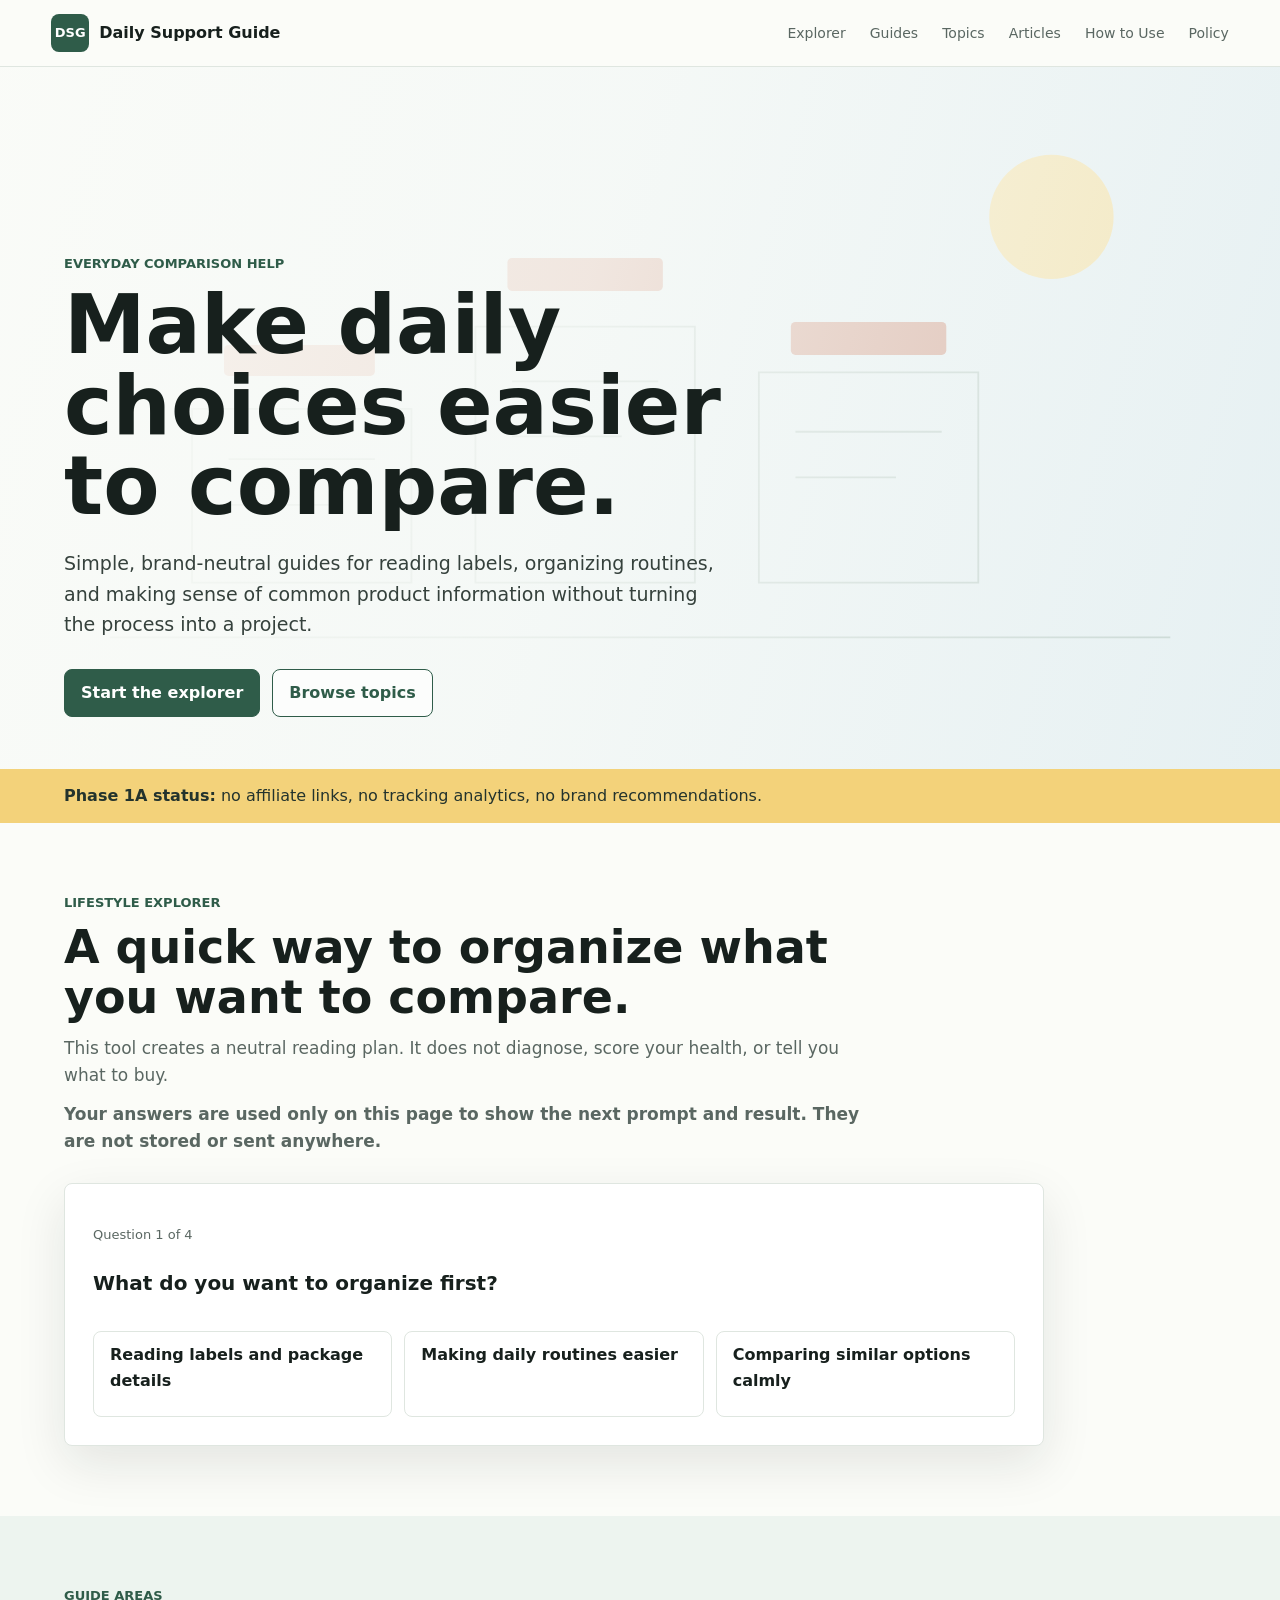
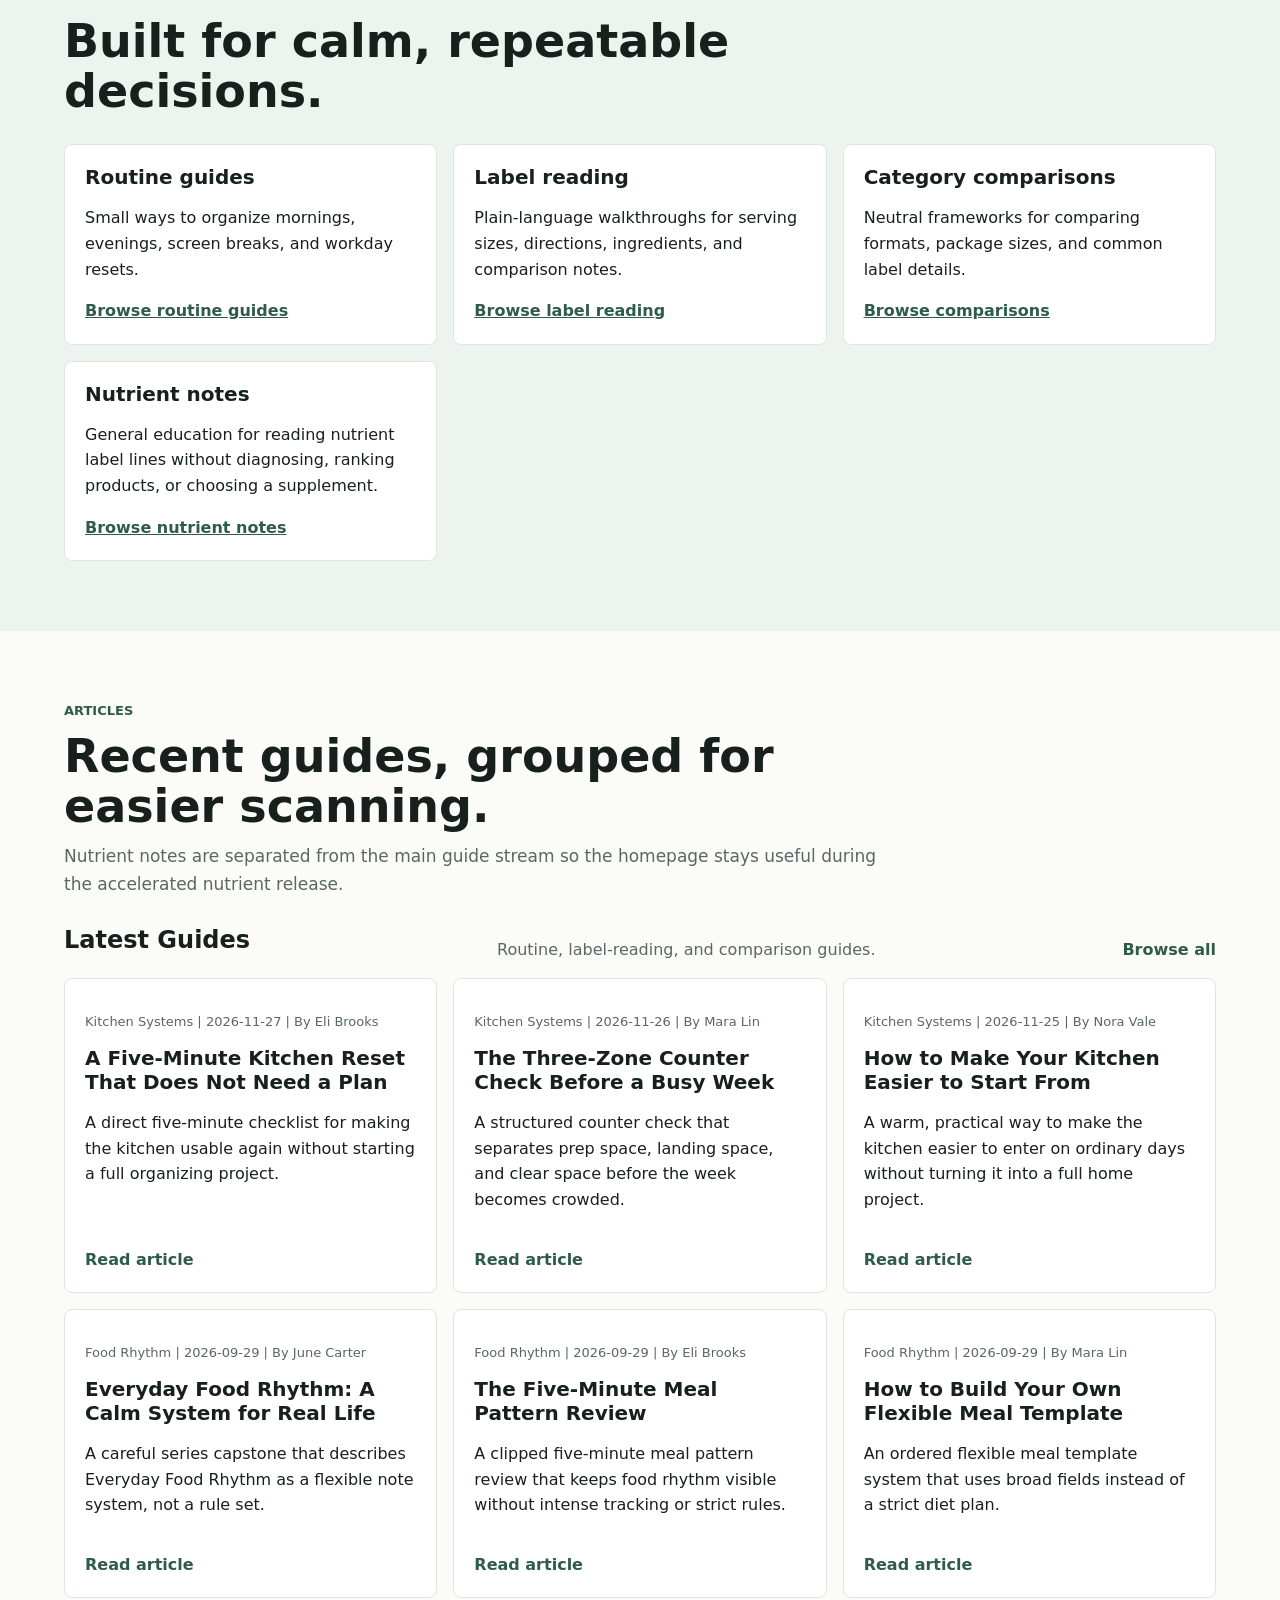
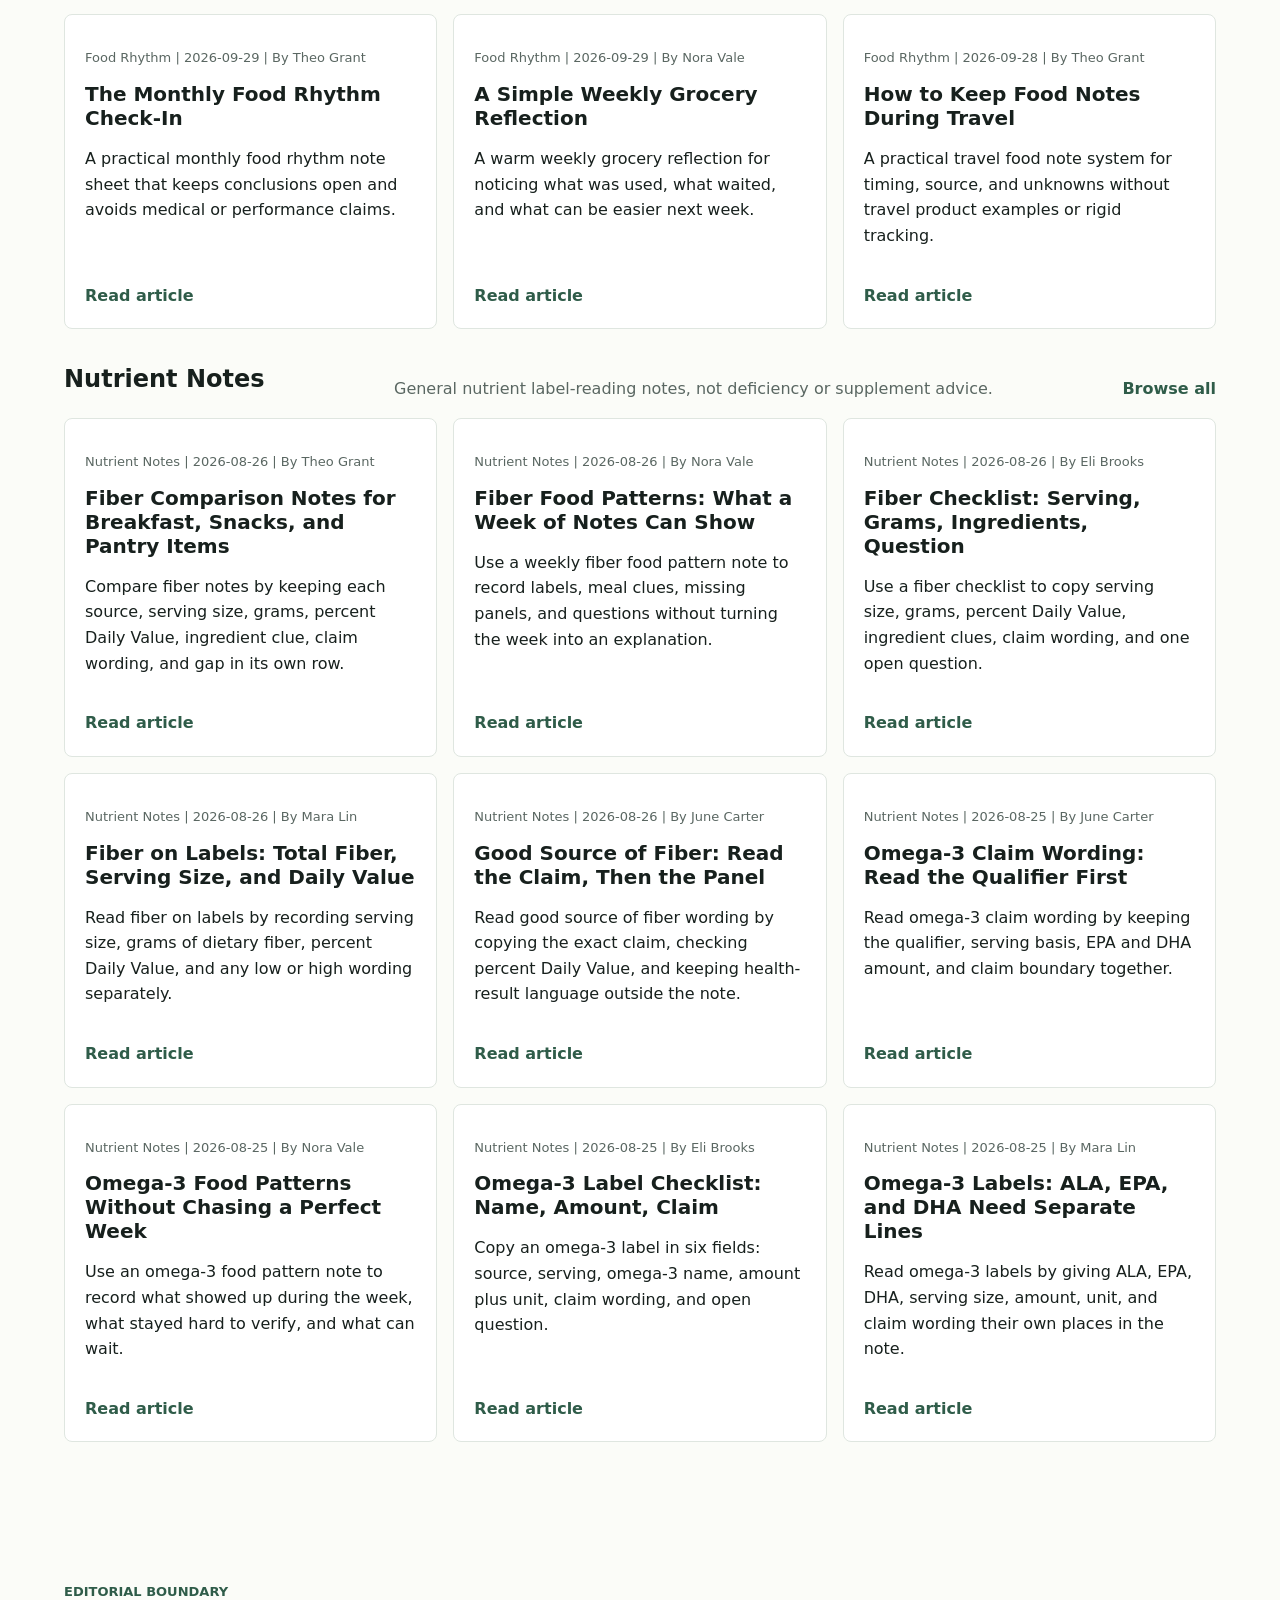
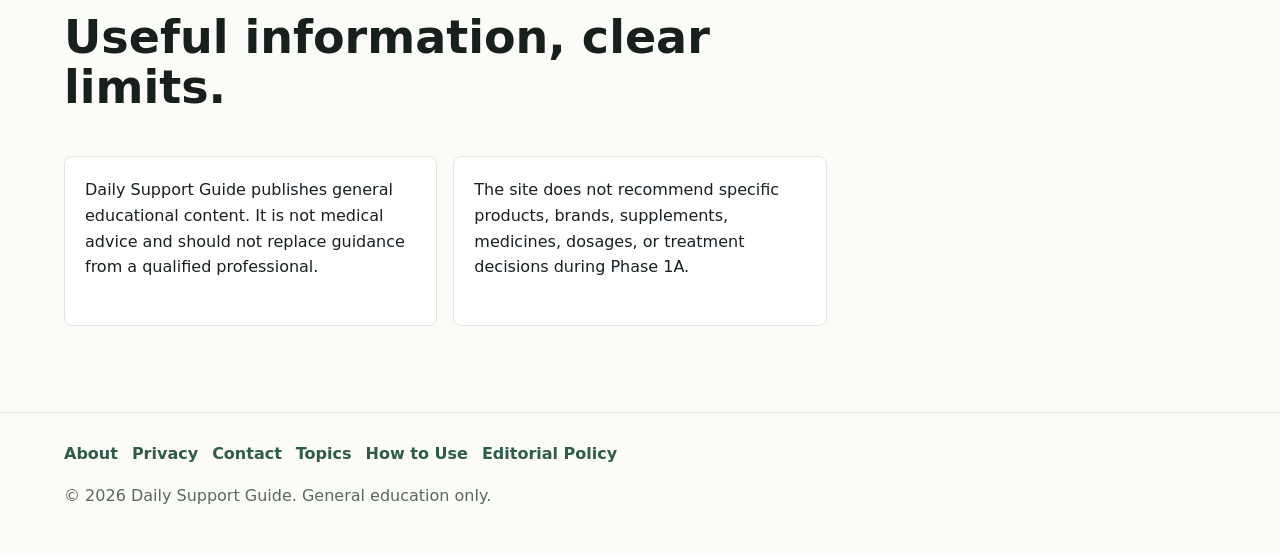
<file: index.html>
<!doctype html>
<html lang="en">
  <head>
    <meta charset="utf-8">
    <meta name="viewport" content="width=device-width, initial-scale=1">
    <title>Daily Support Guide</title>
    <meta name="description" content="Neutral daily guides for routines, label reading, and practical comparison habits.">
    <link rel="canonical" href="https://dailysupportguide.com/index.html">
    <link rel="stylesheet" href="assets/styles.css?v=quiz-1784646000">
  </head>
  <body>
    <header class="site-header">
      <a class="brand" href="index.html" aria-label="Daily Support Guide home">
        <span class="brand-mark">DSG</span>
        <span>Daily Support Guide</span>
      </a>
      <nav aria-label="Primary navigation">
        <a href="#explorer">Explorer</a>
        <a href="#guides">Guides</a>
        <a href="topics.html">Topics</a>
        <a href="#articles">Articles</a>
        <a href="how-to-use.html">How to Use</a>
        <a href="editorial-policy.html">Policy</a>
      </nav>
    </header>

    <main>
      <section class="hero">
        <div class="hero-inner">
          <p class="eyebrow">Everyday comparison help</p>
          <h1>Make daily choices easier to compare.</h1>
          <p class="hero-copy">Simple, brand-neutral guides for reading labels, organizing routines, and making sense of common product information without turning the process into a project.</p>
          <div class="hero-actions">
            <a class="button primary" href="#explorer">Start the explorer</a>
            <a class="button secondary" href="topics.html">Browse topics</a>
          </div>
        </div>
      </section>

      <section class="notice-band" aria-label="Current site status">
        <div>
          <strong>Phase 1A status:</strong>
          no affiliate links, no tracking analytics, no brand recommendations.
        </div>
      </section>

      <section id="explorer" class="section">
        <div class="section-heading">
          <p class="eyebrow">Lifestyle Explorer</p>
          <h2>A quick way to organize what you want to compare.</h2>
          <p>This tool creates a neutral reading plan. It does not diagnose, score your health, or tell you what to buy.</p>
          <p class="privacy-note">Your answers are used only on this page to show the next prompt and result. They are not stored or sent anywhere.</p>
        </div>
        <div id="quizApp" class="tool-panel" aria-live="polite"></div>
      </section>

      <section id="guides" class="section muted">
        <div class="section-heading">
          <p class="eyebrow">Guide Areas</p>
          <h2>Built for calm, repeatable decisions.</h2>
        </div>
        <div class="guide-grid">
          <article class="guide-card">
            <h3>Routine guides</h3>
            <p>Small ways to organize mornings, evenings, screen breaks, and workday resets.</p>
            <a href="topics.html#routine-guides">Browse routine guides</a>
          </article>
          <article class="guide-card">
            <h3>Label reading</h3>
            <p>Plain-language walkthroughs for serving sizes, directions, ingredients, and comparison notes.</p>
            <a href="topics.html#label-reading">Browse label reading</a>
          </article>
          <article class="guide-card">
            <h3>Category comparisons</h3>
            <p>Neutral frameworks for comparing formats, package sizes, and common label details.</p>
            <a href="topics.html#comparison-skills">Browse comparisons</a>
          </article>
          <article class="guide-card">
            <h3>Nutrient notes</h3>
            <p>General education for reading nutrient label lines without diagnosing, ranking products, or choosing a supplement.</p>
            <a href="topics.html#nutrient-notes">Browse nutrient notes</a>
          </article>
        </div>
      </section>

      <section id="articles" class="section">
        <div class="section-heading">
          <p class="eyebrow">Articles</p>
          <h2>Recent guides, grouped for easier scanning.</h2>
          <p>Nutrient notes are separated from the main guide stream so the homepage stays useful during the accelerated nutrient release.</p>
        </div>
        <div id="articleList" class="article-sections"></div>
      </section>

      <section id="policy" class="section policy">
        <div class="section-heading">
          <p class="eyebrow">Editorial Boundary</p>
          <h2>Useful information, clear limits.</h2>
        </div>
        <div class="policy-grid">
          <p>Daily Support Guide publishes general educational content. It is not medical advice and should not replace guidance from a qualified professional.</p>
          <p>The site does not recommend specific products, brands, supplements, medicines, dosages, or treatment decisions during Phase 1A.</p>
        </div>
      </section>
    </main>

    <footer class="site-footer">
      <div class="footer-links">
        <a href="about.html">About</a>
        <a href="privacy.html">Privacy</a>
        <a href="contact.html">Contact</a>
        <a href="topics.html">Topics</a>
        <a href="how-to-use.html">How to Use</a>
        <a href="editorial-policy.html">Editorial Policy</a>
      </div>
      <p>&copy; <span id="year"></span> Daily Support Guide. General education only.</p>
    </footer>

    <script src="assets/authors.js?v=authors-20260816"></script>
    <script src="assets/content.js?v=quiz-1784646000"></script>
    <script src="assets/app-loader.js?v=publish-20260728"></script>
  </body>
</html>
</file>
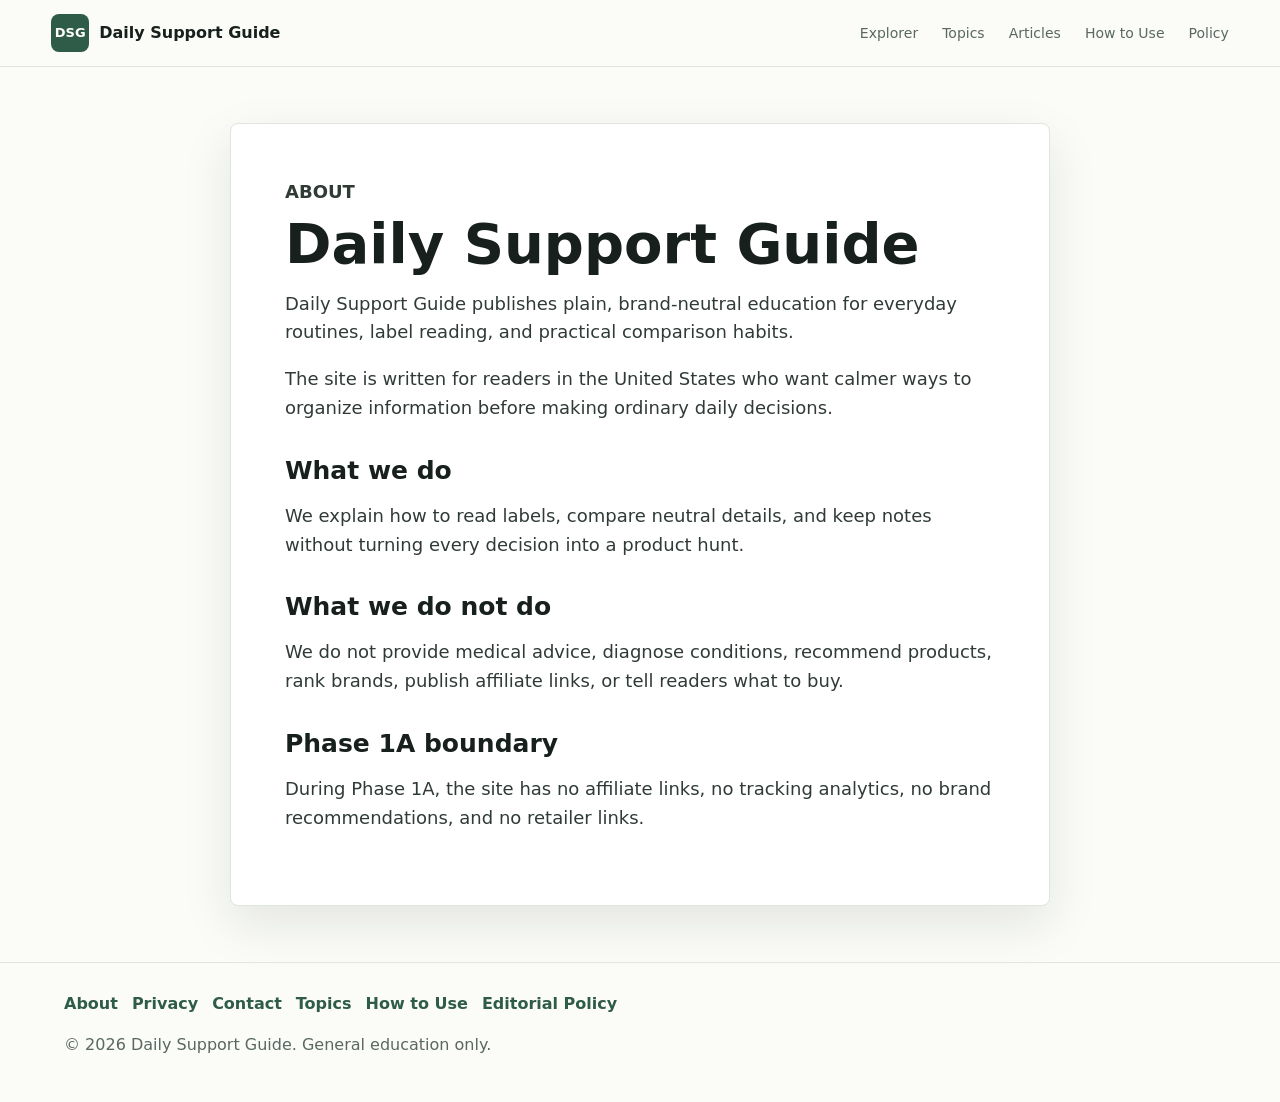
<file: about.html>
<!doctype html>
<html lang="en">
  <head>
    <meta charset="utf-8">
    <meta name="viewport" content="width=device-width, initial-scale=1">
    <title>About | Daily Support Guide</title>
    <meta name="description" content="About Daily Support Guide, a neutral education site for everyday routines, label reading, and comparison habits.">
    <link rel="canonical" href="https://dailysupportguide.com/about.html">
    <link rel="stylesheet" href="assets/styles.css?v=trust-1784661000">
  </head>
  <body>
    <header class="site-header">
      <a class="brand" href="index.html" aria-label="Daily Support Guide home">
        <span class="brand-mark">DSG</span>
        <span>Daily Support Guide</span>
      </a>
      <nav aria-label="Primary navigation">
        <a href="index.html#explorer">Explorer</a>
        <a href="topics.html">Topics</a>
        <a href="index.html#articles">Articles</a>
        <a href="how-to-use.html">How to Use</a>
        <a href="editorial-policy.html">Policy</a>
      </nav>
    </header>
    <main class="page-shell">
      <article class="page-view">
        <p class="eyebrow">About</p>
        <h1>Daily Support Guide</h1>
        <p>Daily Support Guide publishes plain, brand-neutral education for everyday routines, label reading, and practical comparison habits.</p>
        <p>The site is written for readers in the United States who want calmer ways to organize information before making ordinary daily decisions.</p>
        <h2>What we do</h2>
        <p>We explain how to read labels, compare neutral details, and keep notes without turning every decision into a product hunt.</p>
        <h2>What we do not do</h2>
        <p>We do not provide medical advice, diagnose conditions, recommend products, rank brands, publish affiliate links, or tell readers what to buy.</p>
        <h2>Phase 1A boundary</h2>
        <p>During Phase 1A, the site has no affiliate links, no tracking analytics, no brand recommendations, and no retailer links.</p>
      </article>
    </main>
    <footer class="site-footer">
      <div class="footer-links">
        <a href="about.html">About</a>
        <a href="privacy.html">Privacy</a>
        <a href="contact.html">Contact</a>
        <a href="topics.html">Topics</a>
        <a href="how-to-use.html">How to Use</a>
        <a href="editorial-policy.html">Editorial Policy</a>
      </div>
      <p>&copy; <span id="year"></span> Daily Support Guide. General education only.</p>
    </footer>
    <script src="assets/app.js?v=trust-1784661000"></script>
  </body>
</html>
</file>
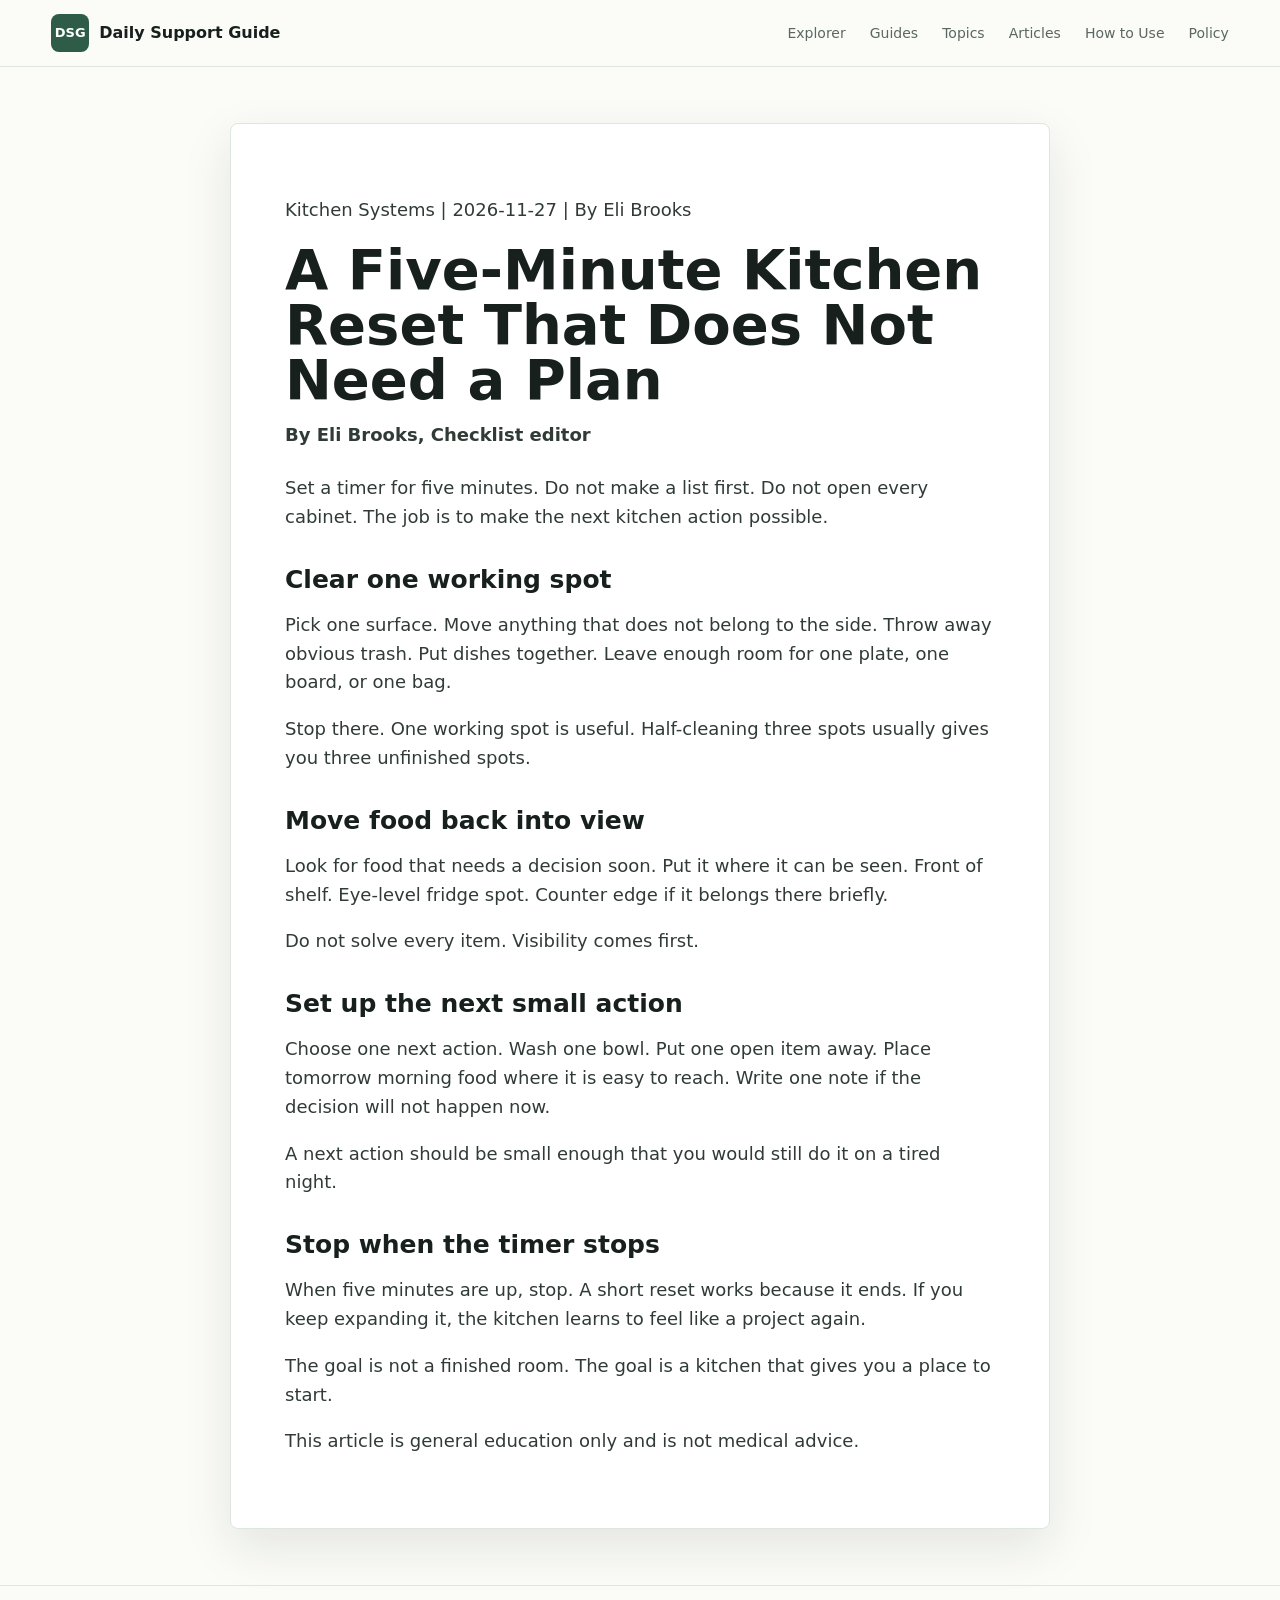
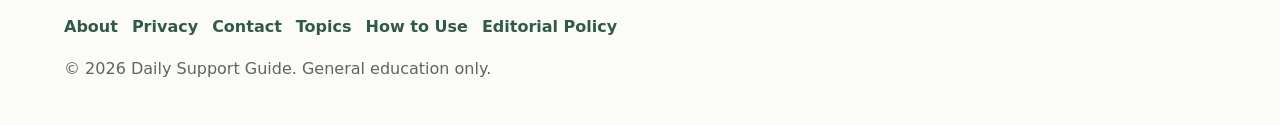
<file: article.html>
<!doctype html>
<html lang="en">
  <head>
    <meta charset="utf-8">
    <meta name="viewport" content="width=device-width, initial-scale=1">
    <title>Daily Support Guide Article</title>
    <meta name="description" content="A neutral Daily Support Guide article.">
    <link id="canonicalLink" rel="canonical" href="https://dailysupportguide.com/article.html">
    <link rel="stylesheet" href="assets/styles.css">
  </head>
  <body>
    <header class="site-header">
      <a class="brand" href="index.html" aria-label="Daily Support Guide home">
        <span class="brand-mark">DSG</span>
        <span>Daily Support Guide</span>
      </a>
      <nav aria-label="Primary navigation">
        <a href="index.html#explorer">Explorer</a>
        <a href="index.html#guides">Guides</a>
        <a href="topics.html">Topics</a>
        <a href="index.html#articles">Articles</a>
        <a href="how-to-use.html">How to Use</a>
        <a href="editorial-policy.html">Policy</a>
      </nav>
    </header>

    <main class="article-shell">
      <article id="articleView" class="article-view"></article>
    </main>

    <footer class="site-footer">
      <div class="footer-links">
        <a href="about.html">About</a>
        <a href="privacy.html">Privacy</a>
        <a href="contact.html">Contact</a>
        <a href="topics.html">Topics</a>
        <a href="how-to-use.html">How to Use</a>
        <a href="editorial-policy.html">Editorial Policy</a>
      </div>
      <p>&copy; <span id="year"></span> Daily Support Guide. General education only.</p>
    </footer>

    <script src="assets/authors.js?v=authors-20260816"></script>
    <script src="assets/content.js"></script>
    <script src="assets/app-loader.js?v=publish-20260728"></script>
  </body>
</html>
</file>
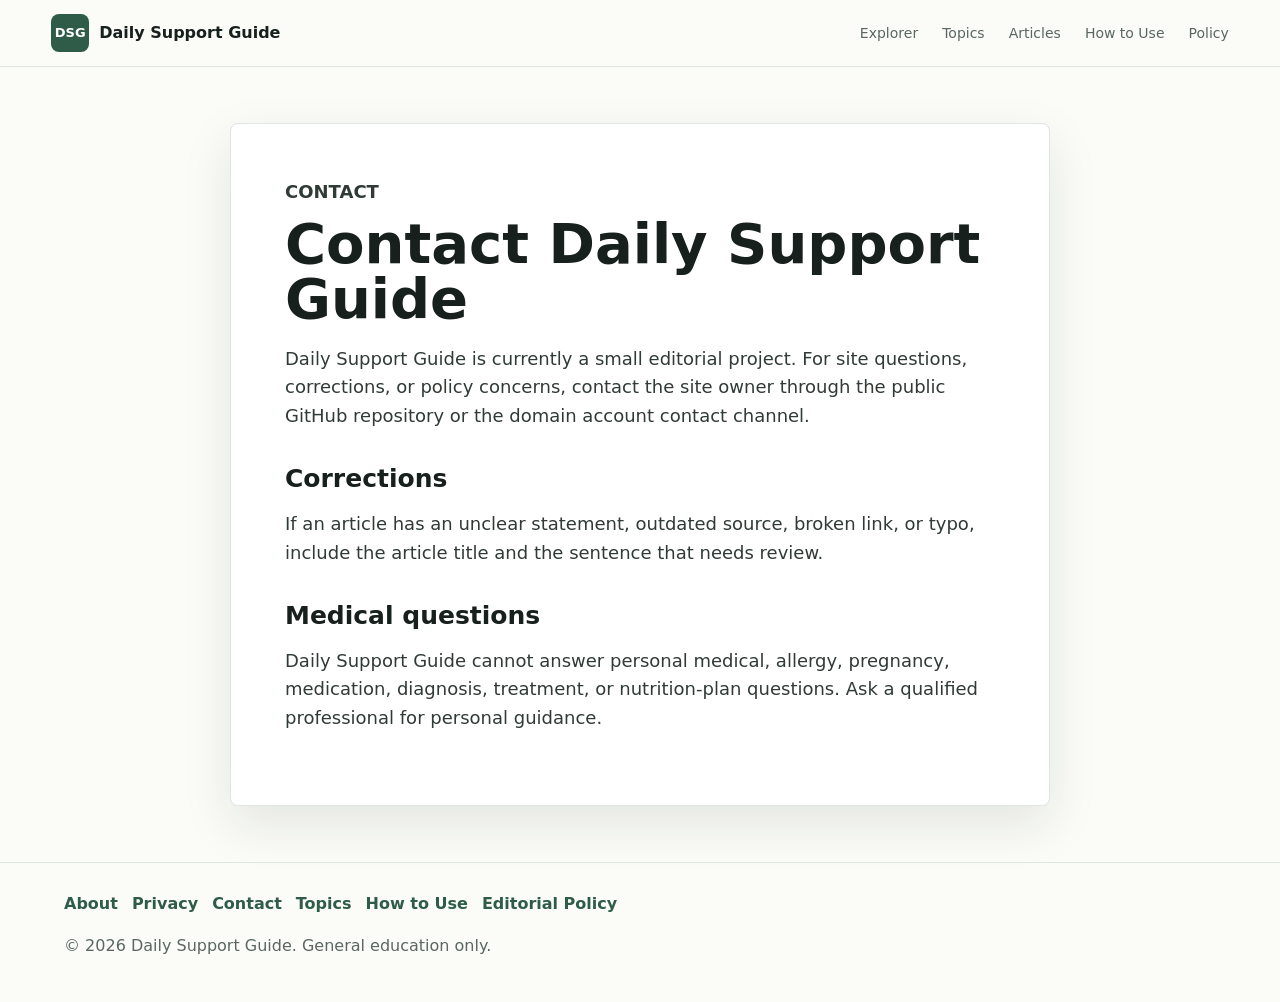
<file: contact.html>
<!doctype html>
<html lang="en">
  <head>
    <meta charset="utf-8">
    <meta name="viewport" content="width=device-width, initial-scale=1">
    <title>Contact | Daily Support Guide</title>
    <meta name="description" content="Contact information and response boundaries for Daily Support Guide.">
    <link rel="canonical" href="https://dailysupportguide.com/contact.html">
    <link rel="stylesheet" href="assets/styles.css?v=trust-1784661000">
  </head>
  <body>
    <header class="site-header">
      <a class="brand" href="index.html" aria-label="Daily Support Guide home">
        <span class="brand-mark">DSG</span>
        <span>Daily Support Guide</span>
      </a>
      <nav aria-label="Primary navigation">
        <a href="index.html#explorer">Explorer</a>
        <a href="topics.html">Topics</a>
        <a href="index.html#articles">Articles</a>
        <a href="how-to-use.html">How to Use</a>
        <a href="editorial-policy.html">Policy</a>
      </nav>
    </header>
    <main class="page-shell">
      <article class="page-view">
        <p class="eyebrow">Contact</p>
        <h1>Contact Daily Support Guide</h1>
        <p>Daily Support Guide is currently a small editorial project. For site questions, corrections, or policy concerns, contact the site owner through the public GitHub repository or the domain account contact channel.</p>
        <h2>Corrections</h2>
        <p>If an article has an unclear statement, outdated source, broken link, or typo, include the article title and the sentence that needs review.</p>
        <h2>Medical questions</h2>
        <p>Daily Support Guide cannot answer personal medical, allergy, pregnancy, medication, diagnosis, treatment, or nutrition-plan questions. Ask a qualified professional for personal guidance.</p>
      </article>
    </main>
    <footer class="site-footer">
      <div class="footer-links">
        <a href="about.html">About</a>
        <a href="privacy.html">Privacy</a>
        <a href="contact.html">Contact</a>
        <a href="topics.html">Topics</a>
        <a href="how-to-use.html">How to Use</a>
        <a href="editorial-policy.html">Editorial Policy</a>
      </div>
      <p>&copy; <span id="year"></span> Daily Support Guide. General education only.</p>
    </footer>
    <script src="assets/app.js?v=trust-1784661000"></script>
  </body>
</html>
</file>
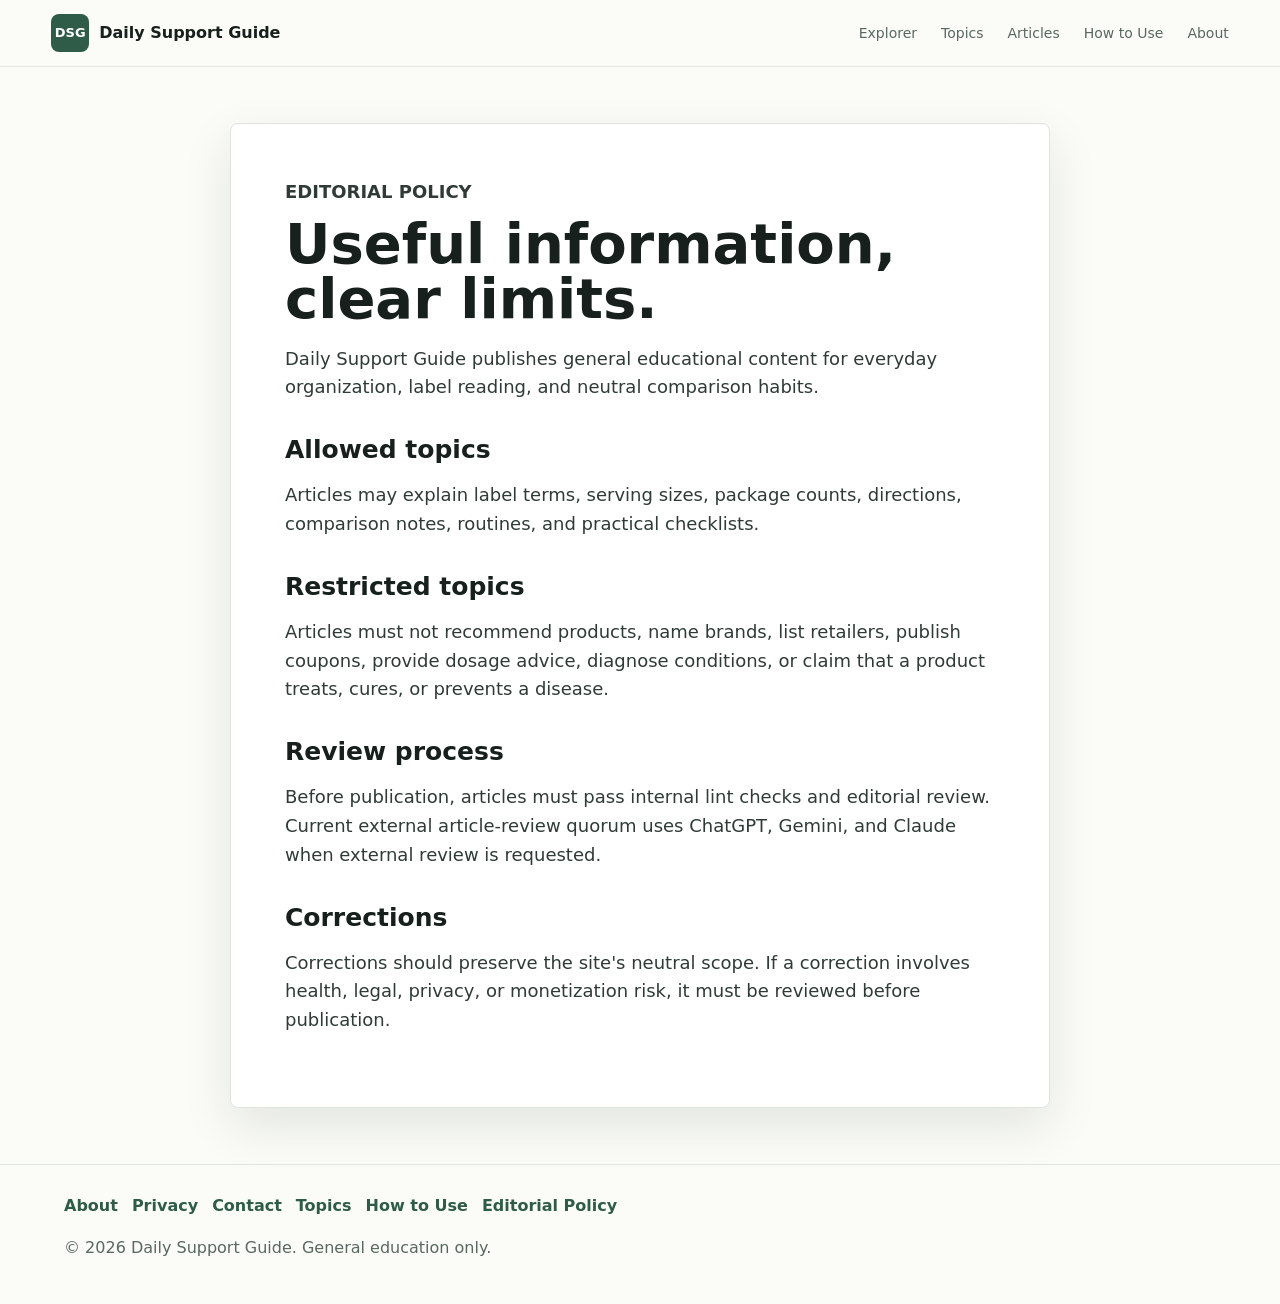
<file: editorial-policy.html>
<!doctype html>
<html lang="en">
  <head>
    <meta charset="utf-8">
    <meta name="viewport" content="width=device-width, initial-scale=1">
    <title>Editorial Policy | Daily Support Guide</title>
    <meta name="description" content="Editorial Policy for Daily Support Guide, including content boundaries, review gates, and correction standards.">
    <link rel="canonical" href="https://dailysupportguide.com/editorial-policy.html">
    <link rel="stylesheet" href="assets/styles.css?v=trust-1784661000">
  </head>
  <body>
    <header class="site-header">
      <a class="brand" href="index.html" aria-label="Daily Support Guide home">
        <span class="brand-mark">DSG</span>
        <span>Daily Support Guide</span>
      </a>
      <nav aria-label="Primary navigation">
        <a href="index.html#explorer">Explorer</a>
        <a href="topics.html">Topics</a>
        <a href="index.html#articles">Articles</a>
        <a href="how-to-use.html">How to Use</a>
        <a href="about.html">About</a>
      </nav>
    </header>
    <main class="page-shell">
      <article class="page-view">
        <p class="eyebrow">Editorial Policy</p>
        <h1>Useful information, clear limits.</h1>
        <p>Daily Support Guide publishes general educational content for everyday organization, label reading, and neutral comparison habits.</p>
        <h2>Allowed topics</h2>
        <p>Articles may explain label terms, serving sizes, package counts, directions, comparison notes, routines, and practical checklists.</p>
        <h2>Restricted topics</h2>
        <p>Articles must not recommend products, name brands, list retailers, publish coupons, provide dosage advice, diagnose conditions, or claim that a product treats, cures, or prevents a disease.</p>
        <h2>Review process</h2>
        <p>Before publication, articles must pass internal lint checks and editorial review. Current external article-review quorum uses ChatGPT, Gemini, and Claude when external review is requested.</p>
        <h2>Corrections</h2>
        <p>Corrections should preserve the site's neutral scope. If a correction involves health, legal, privacy, or monetization risk, it must be reviewed before publication.</p>
      </article>
    </main>
    <footer class="site-footer">
      <div class="footer-links">
        <a href="about.html">About</a>
        <a href="privacy.html">Privacy</a>
        <a href="contact.html">Contact</a>
        <a href="topics.html">Topics</a>
        <a href="how-to-use.html">How to Use</a>
        <a href="editorial-policy.html">Editorial Policy</a>
      </div>
      <p>&copy; <span id="year"></span> Daily Support Guide. General education only.</p>
    </footer>
    <script src="assets/app.js?v=trust-1784661000"></script>
  </body>
</html>
</file>
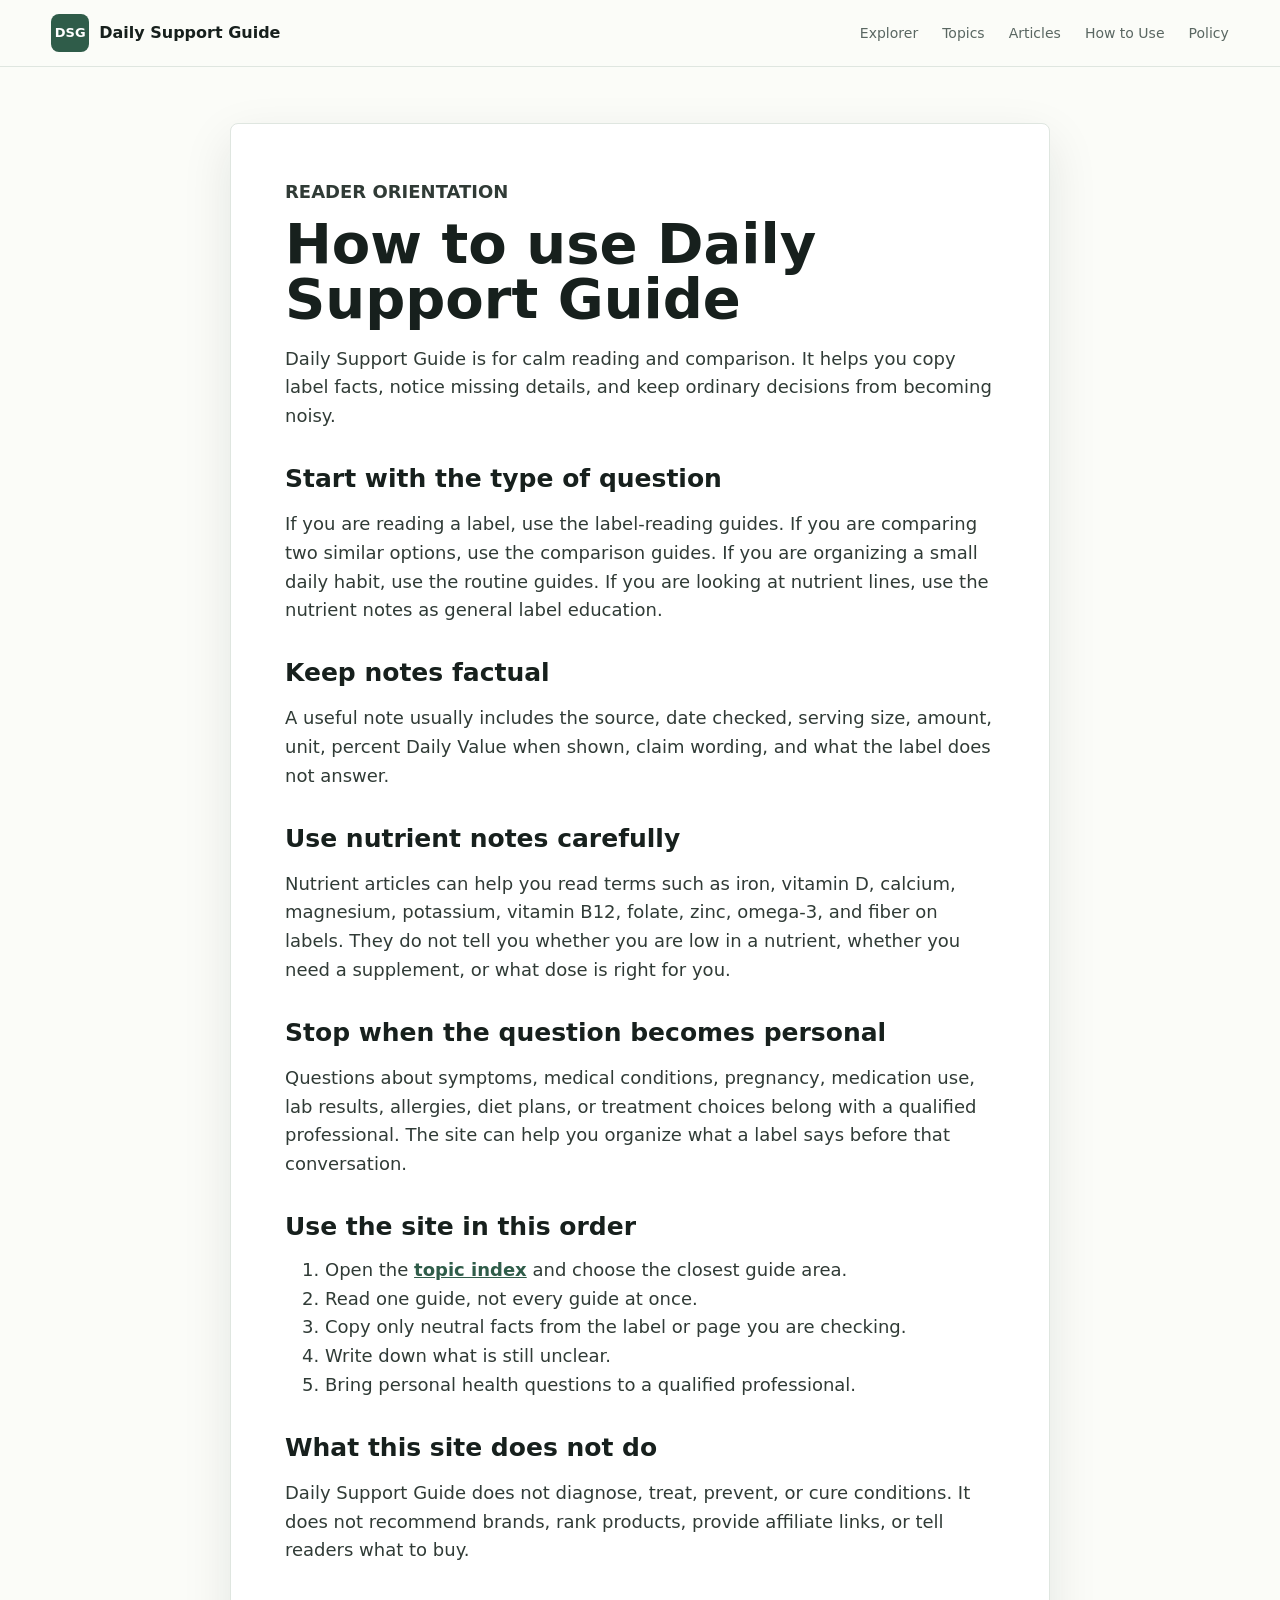
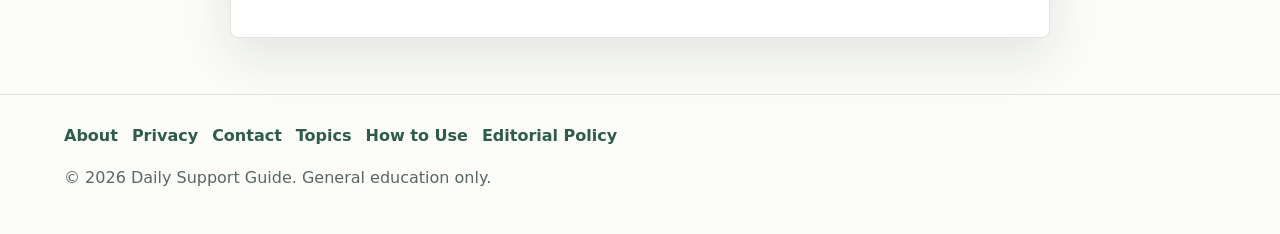
<file: how-to-use.html>
<!doctype html>
<html lang="en">
  <head>
    <meta charset="utf-8">
    <meta name="viewport" content="width=device-width, initial-scale=1">
    <title>How to Use Daily Support Guide</title>
    <meta name="description" content="A simple orientation page for using Daily Support Guide articles, topic indexes, and label-reading notes safely.">
    <link rel="canonical" href="https://dailysupportguide.com/how-to-use.html">
    <link rel="stylesheet" href="assets/styles.css?v=howto-20260817">
  </head>
  <body>
    <header class="site-header">
      <a class="brand" href="index.html" aria-label="Daily Support Guide home">
        <span class="brand-mark">DSG</span>
        <span>Daily Support Guide</span>
      </a>
      <nav aria-label="Primary navigation">
        <a href="index.html#explorer">Explorer</a>
        <a href="topics.html">Topics</a>
        <a href="index.html#articles">Articles</a>
        <a href="how-to-use.html">How to Use</a>
        <a href="editorial-policy.html">Policy</a>
      </nav>
    </header>

    <main class="page-shell">
      <article class="page-view">
        <p class="eyebrow">Reader orientation</p>
        <h1>How to use Daily Support Guide</h1>
        <p>Daily Support Guide is for calm reading and comparison. It helps you copy label facts, notice missing details, and keep ordinary decisions from becoming noisy.</p>

        <h2>Start with the type of question</h2>
        <p>If you are reading a label, use the label-reading guides. If you are comparing two similar options, use the comparison guides. If you are organizing a small daily habit, use the routine guides. If you are looking at nutrient lines, use the nutrient notes as general label education.</p>

        <h2>Keep notes factual</h2>
        <p>A useful note usually includes the source, date checked, serving size, amount, unit, percent Daily Value when shown, claim wording, and what the label does not answer.</p>

        <h2>Use nutrient notes carefully</h2>
        <p>Nutrient articles can help you read terms such as iron, vitamin D, calcium, magnesium, potassium, vitamin B12, folate, zinc, omega-3, and fiber on labels. They do not tell you whether you are low in a nutrient, whether you need a supplement, or what dose is right for you.</p>

        <h2>Stop when the question becomes personal</h2>
        <p>Questions about symptoms, medical conditions, pregnancy, medication use, lab results, allergies, diet plans, or treatment choices belong with a qualified professional. The site can help you organize what a label says before that conversation.</p>

        <h2>Use the site in this order</h2>
        <ol>
          <li>Open the <a href="topics.html">topic index</a> and choose the closest guide area.</li>
          <li>Read one guide, not every guide at once.</li>
          <li>Copy only neutral facts from the label or page you are checking.</li>
          <li>Write down what is still unclear.</li>
          <li>Bring personal health questions to a qualified professional.</li>
        </ol>

        <h2>What this site does not do</h2>
        <p>Daily Support Guide does not diagnose, treat, prevent, or cure conditions. It does not recommend brands, rank products, provide affiliate links, or tell readers what to buy.</p>
      </article>
    </main>

    <footer class="site-footer">
      <div class="footer-links">
        <a href="about.html">About</a>
        <a href="privacy.html">Privacy</a>
        <a href="contact.html">Contact</a>
        <a href="topics.html">Topics</a>
        <a href="how-to-use.html">How to Use</a>
        <a href="editorial-policy.html">Editorial Policy</a>
      </div>
      <p>&copy; <span id="year"></span> Daily Support Guide. General education only.</p>
    </footer>
    <script src="assets/app.js?v=howto-20260817"></script>
  </body>
</html>
</file>
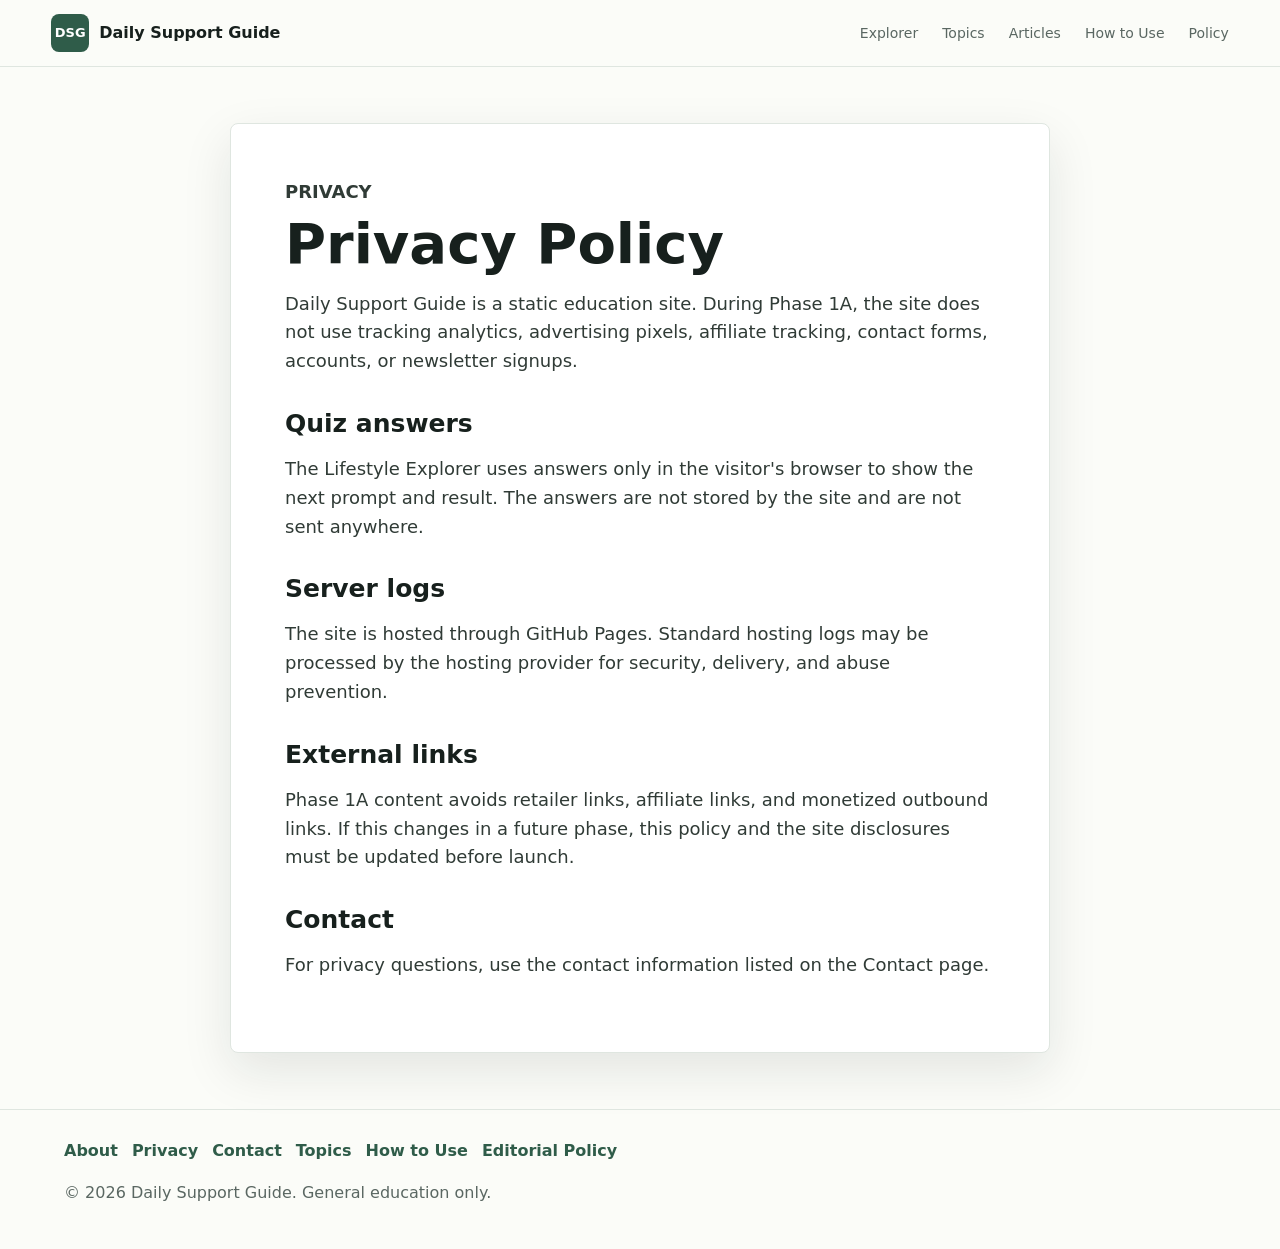
<file: privacy.html>
<!doctype html>
<html lang="en">
  <head>
    <meta charset="utf-8">
    <meta name="viewport" content="width=device-width, initial-scale=1">
    <title>Privacy Policy | Daily Support Guide</title>
    <meta name="description" content="Privacy Policy for Daily Support Guide. The Phase 1A site does not use analytics, store quiz answers, or run affiliate tracking.">
    <link rel="canonical" href="https://dailysupportguide.com/privacy.html">
    <link rel="stylesheet" href="assets/styles.css?v=trust-1784661000">
  </head>
  <body>
    <header class="site-header">
      <a class="brand" href="index.html" aria-label="Daily Support Guide home">
        <span class="brand-mark">DSG</span>
        <span>Daily Support Guide</span>
      </a>
      <nav aria-label="Primary navigation">
        <a href="index.html#explorer">Explorer</a>
        <a href="topics.html">Topics</a>
        <a href="index.html#articles">Articles</a>
        <a href="how-to-use.html">How to Use</a>
        <a href="editorial-policy.html">Policy</a>
      </nav>
    </header>
    <main class="page-shell">
      <article class="page-view">
        <p class="eyebrow">Privacy</p>
        <h1>Privacy Policy</h1>
        <p>Daily Support Guide is a static education site. During Phase 1A, the site does not use tracking analytics, advertising pixels, affiliate tracking, contact forms, accounts, or newsletter signups.</p>
        <h2>Quiz answers</h2>
        <p>The Lifestyle Explorer uses answers only in the visitor's browser to show the next prompt and result. The answers are not stored by the site and are not sent anywhere.</p>
        <h2>Server logs</h2>
        <p>The site is hosted through GitHub Pages. Standard hosting logs may be processed by the hosting provider for security, delivery, and abuse prevention.</p>
        <h2>External links</h2>
        <p>Phase 1A content avoids retailer links, affiliate links, and monetized outbound links. If this changes in a future phase, this policy and the site disclosures must be updated before launch.</p>
        <h2>Contact</h2>
        <p>For privacy questions, use the contact information listed on the Contact page.</p>
      </article>
    </main>
    <footer class="site-footer">
      <div class="footer-links">
        <a href="about.html">About</a>
        <a href="privacy.html">Privacy</a>
        <a href="contact.html">Contact</a>
        <a href="topics.html">Topics</a>
        <a href="how-to-use.html">How to Use</a>
        <a href="editorial-policy.html">Editorial Policy</a>
      </div>
      <p>&copy; <span id="year"></span> Daily Support Guide. General education only.</p>
    </footer>
    <script src="assets/app.js?v=trust-1784661000"></script>
  </body>
</html>
</file>
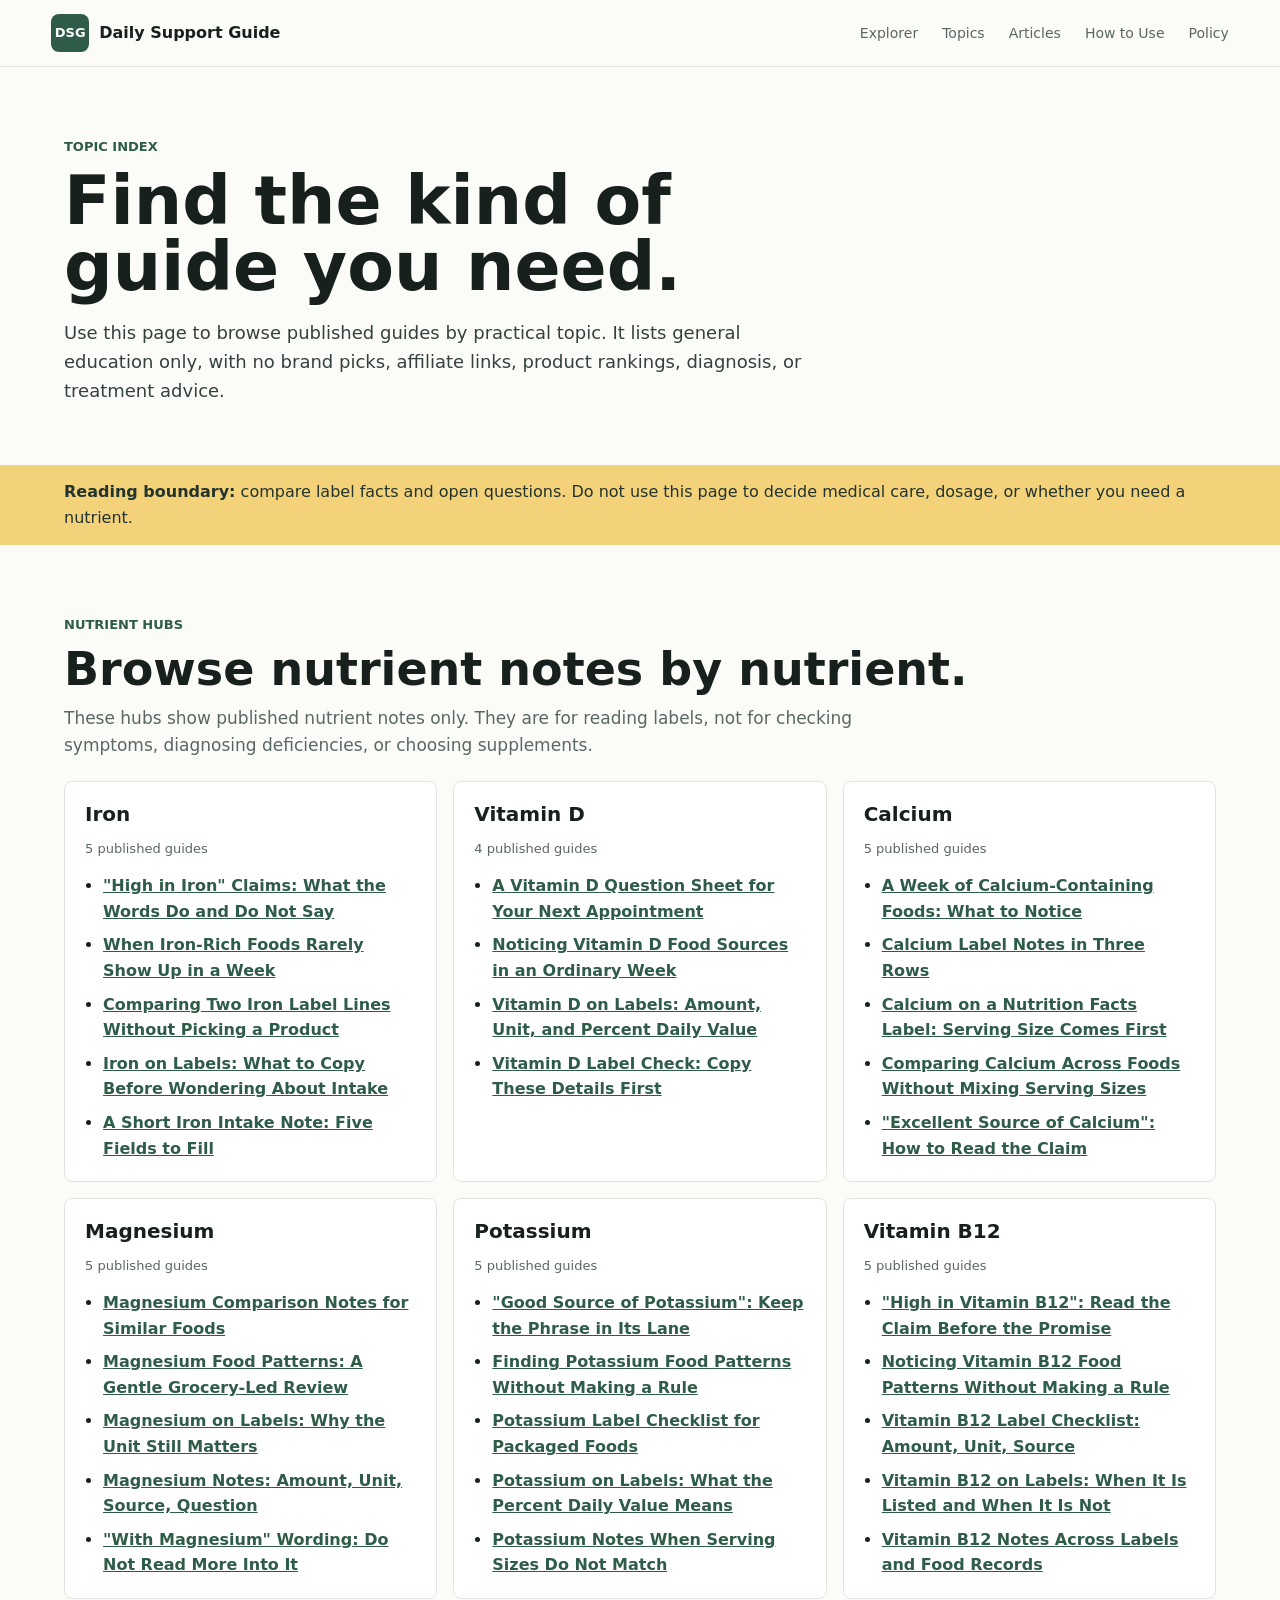
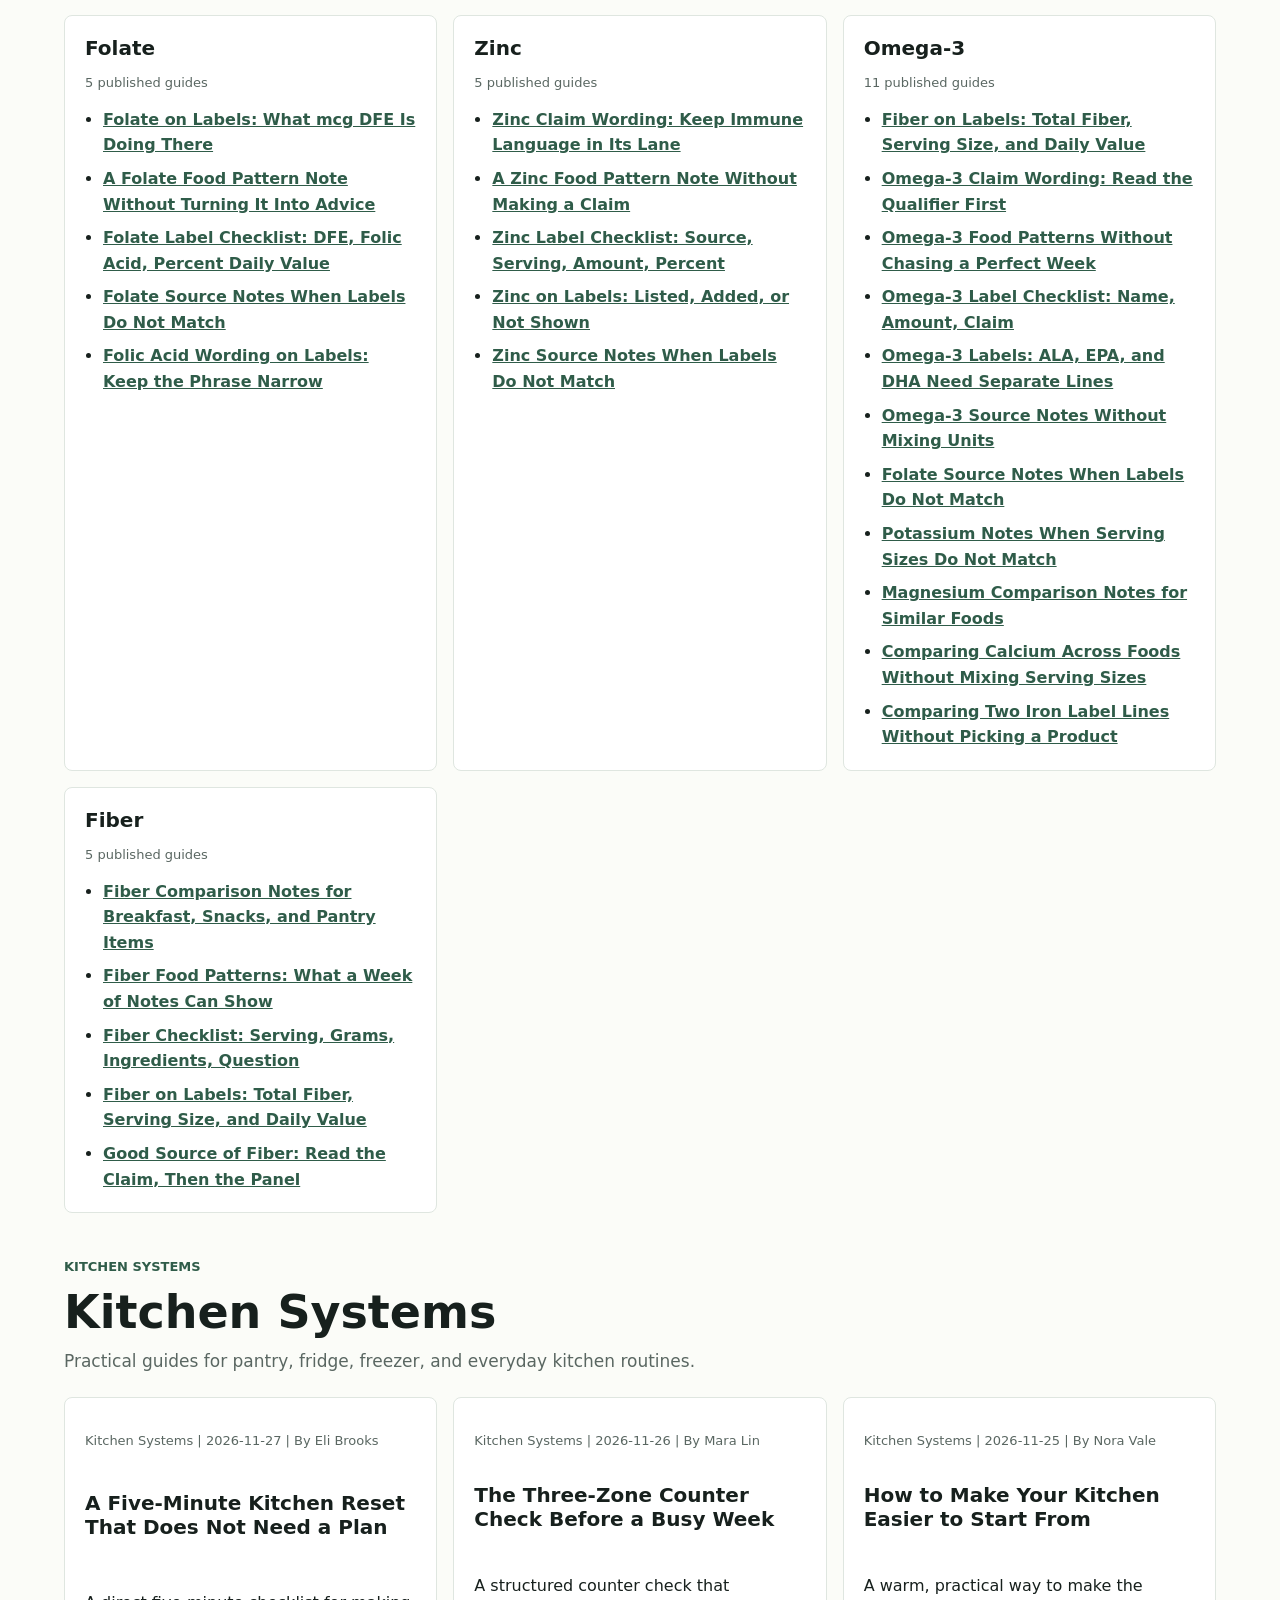
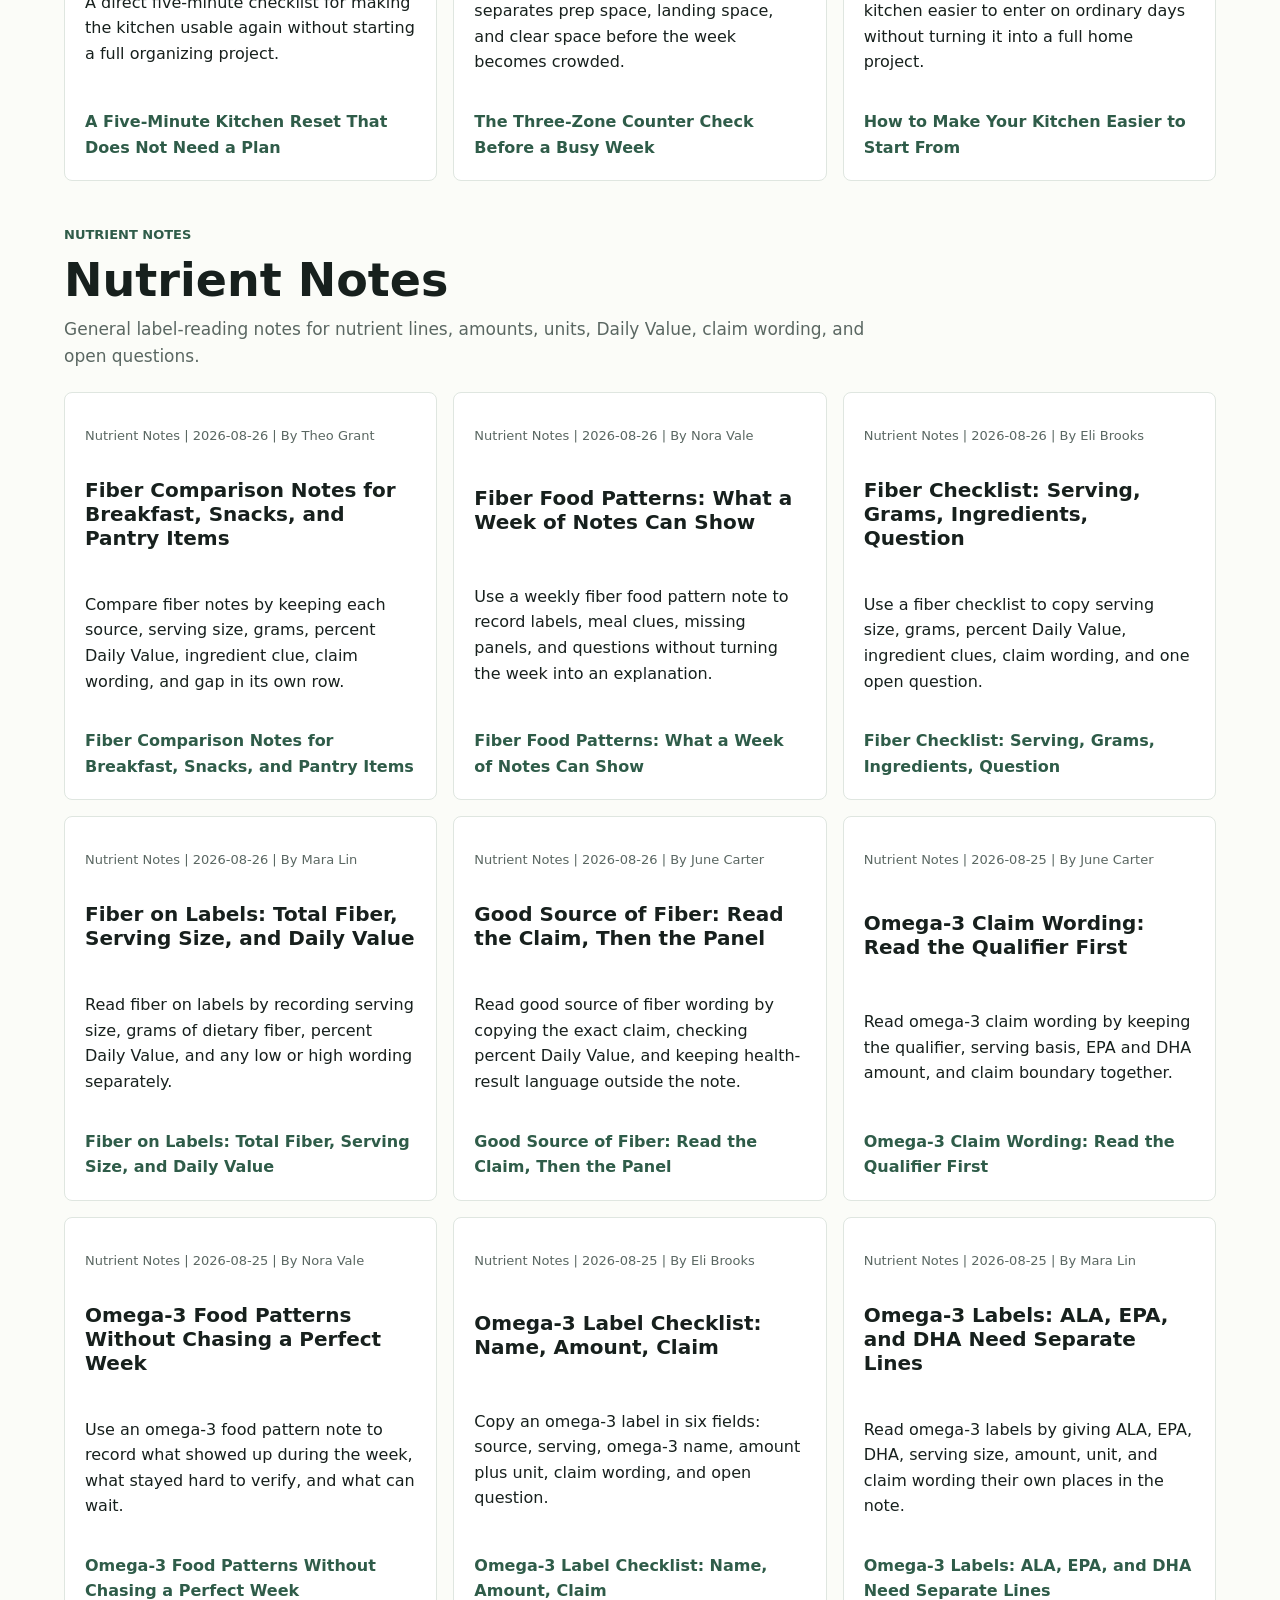
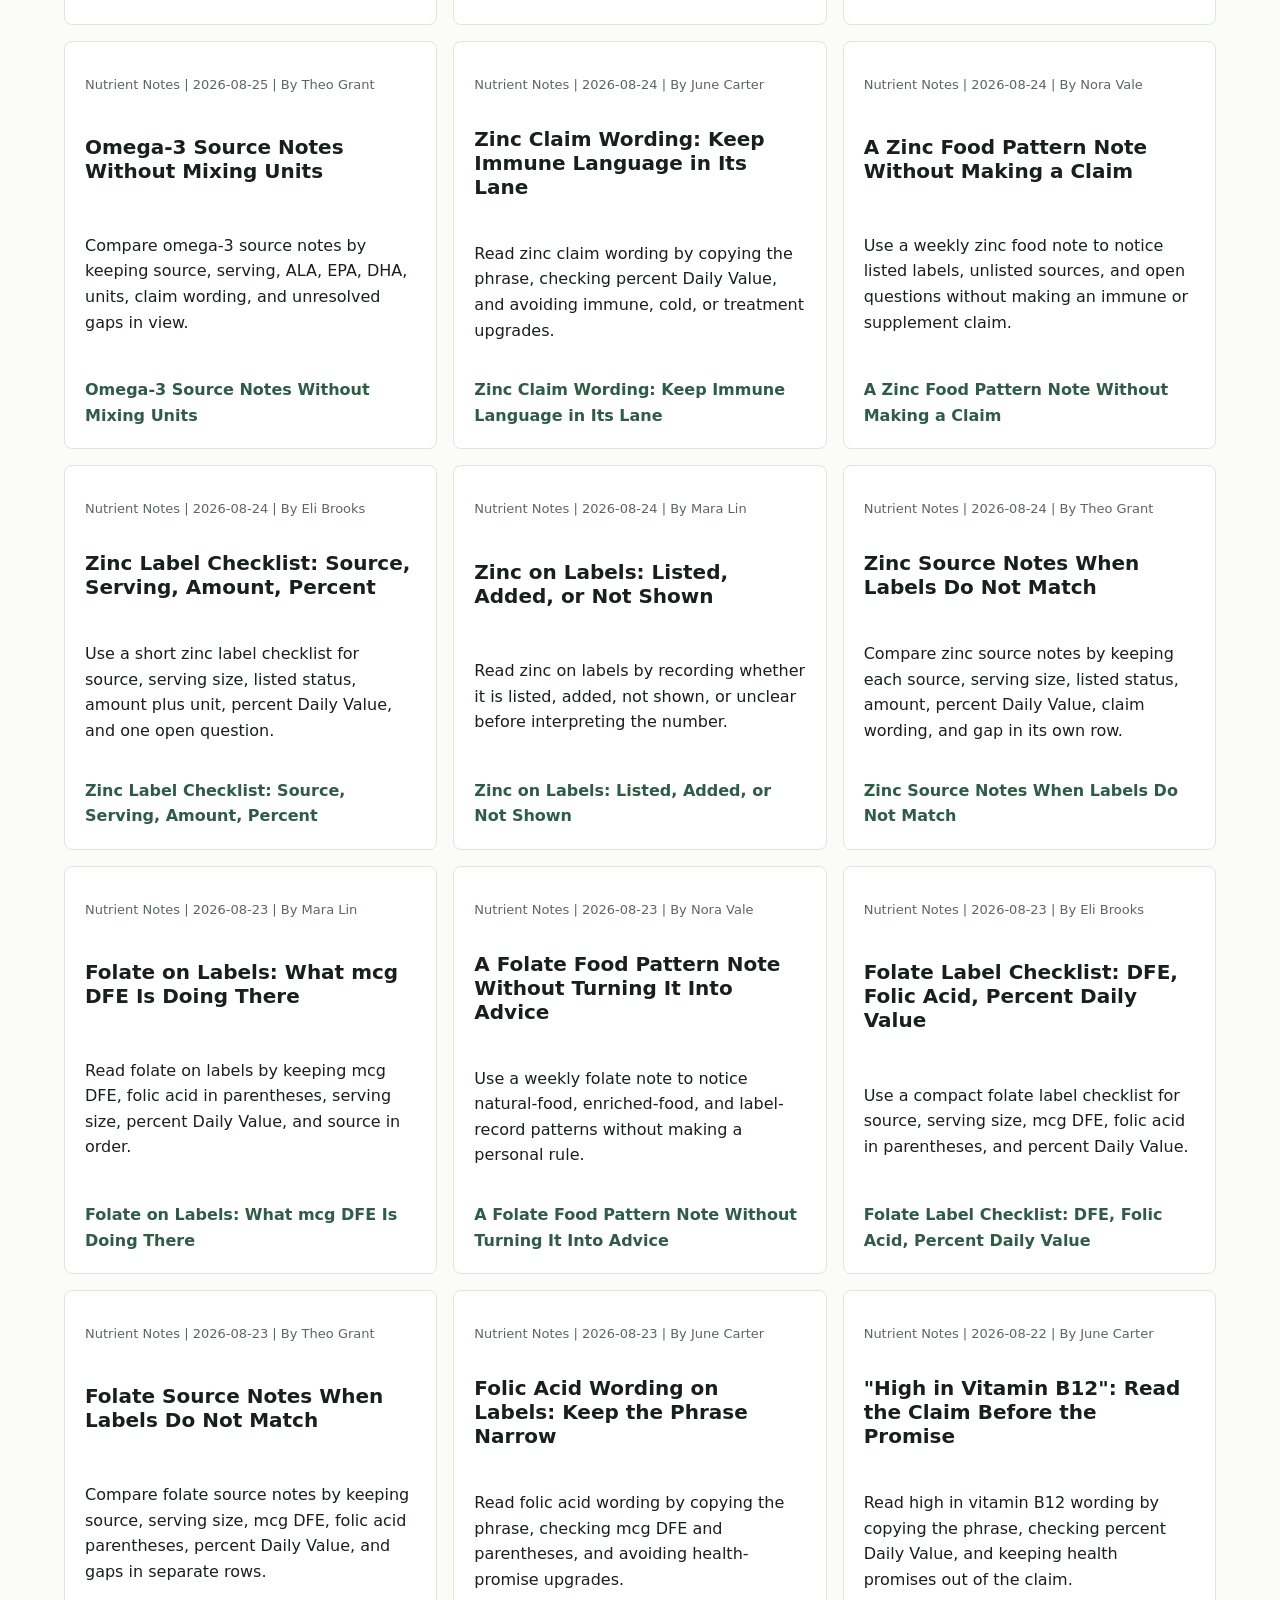
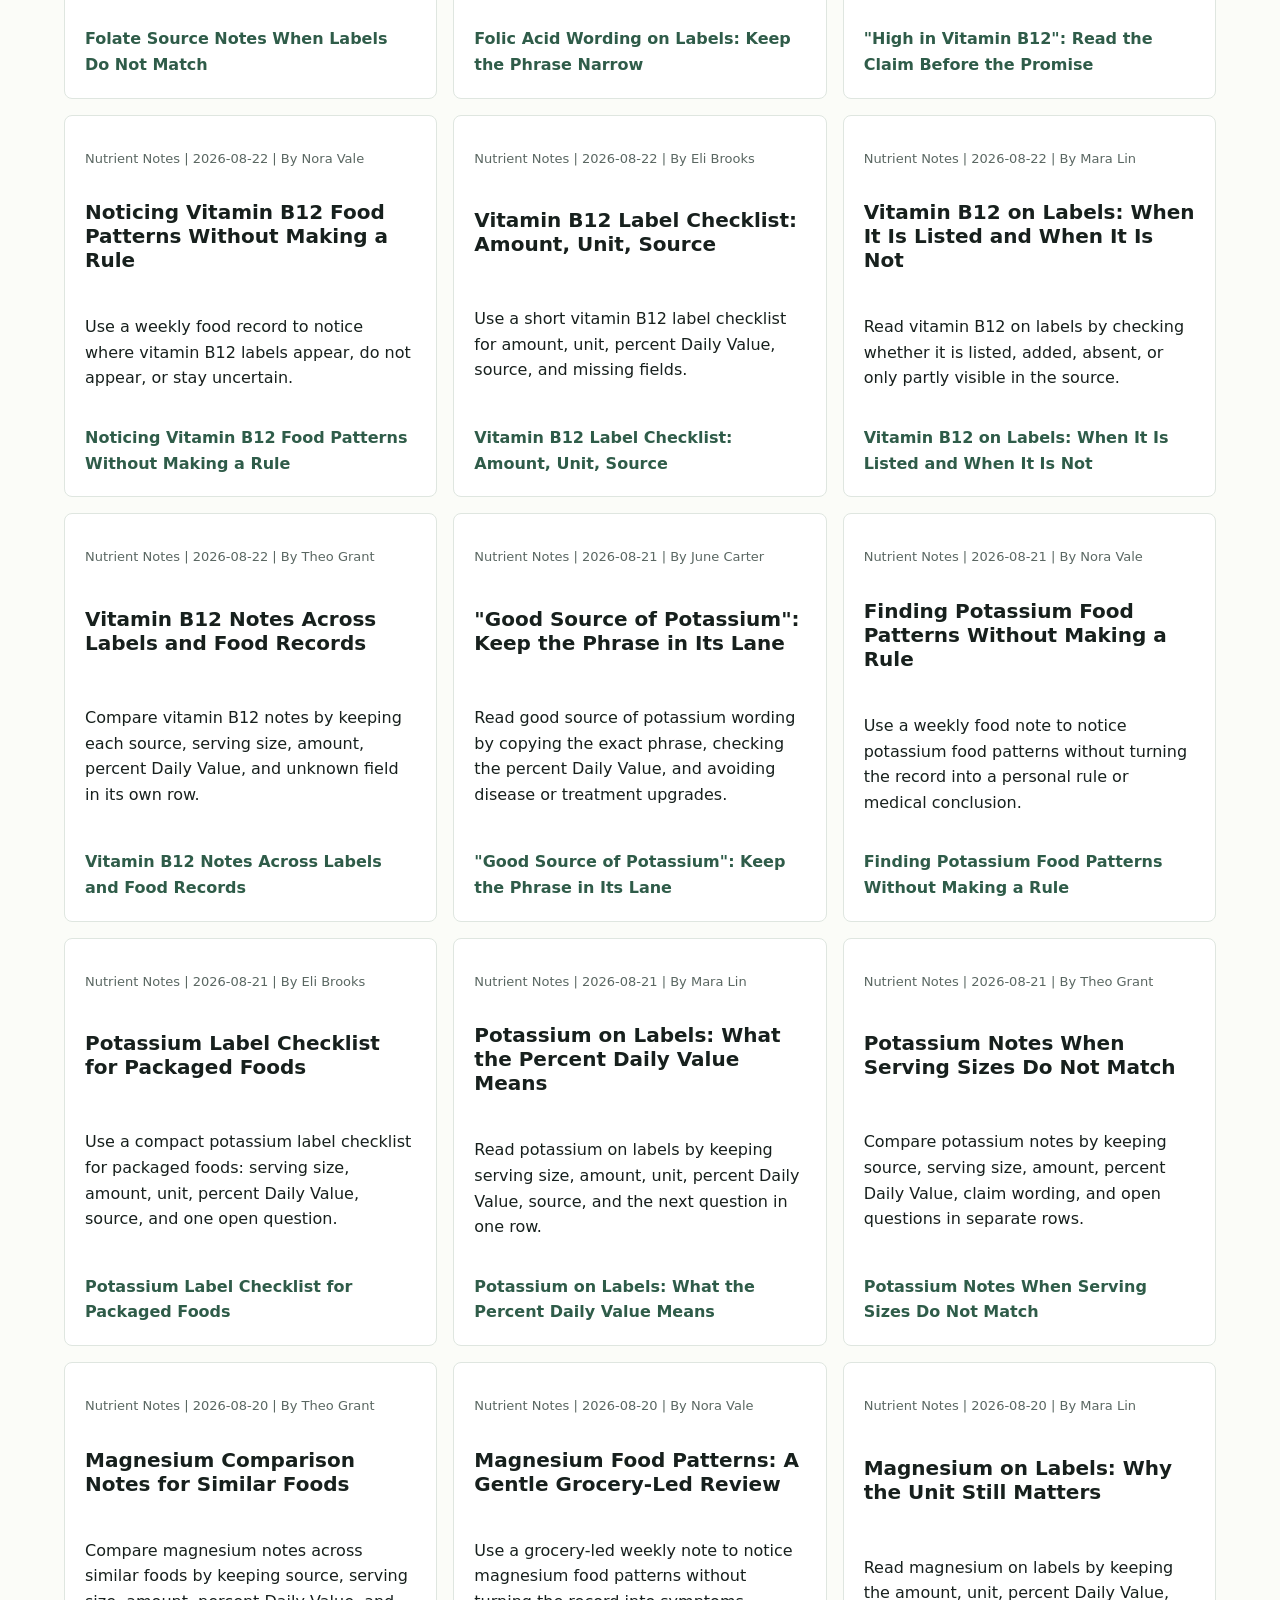
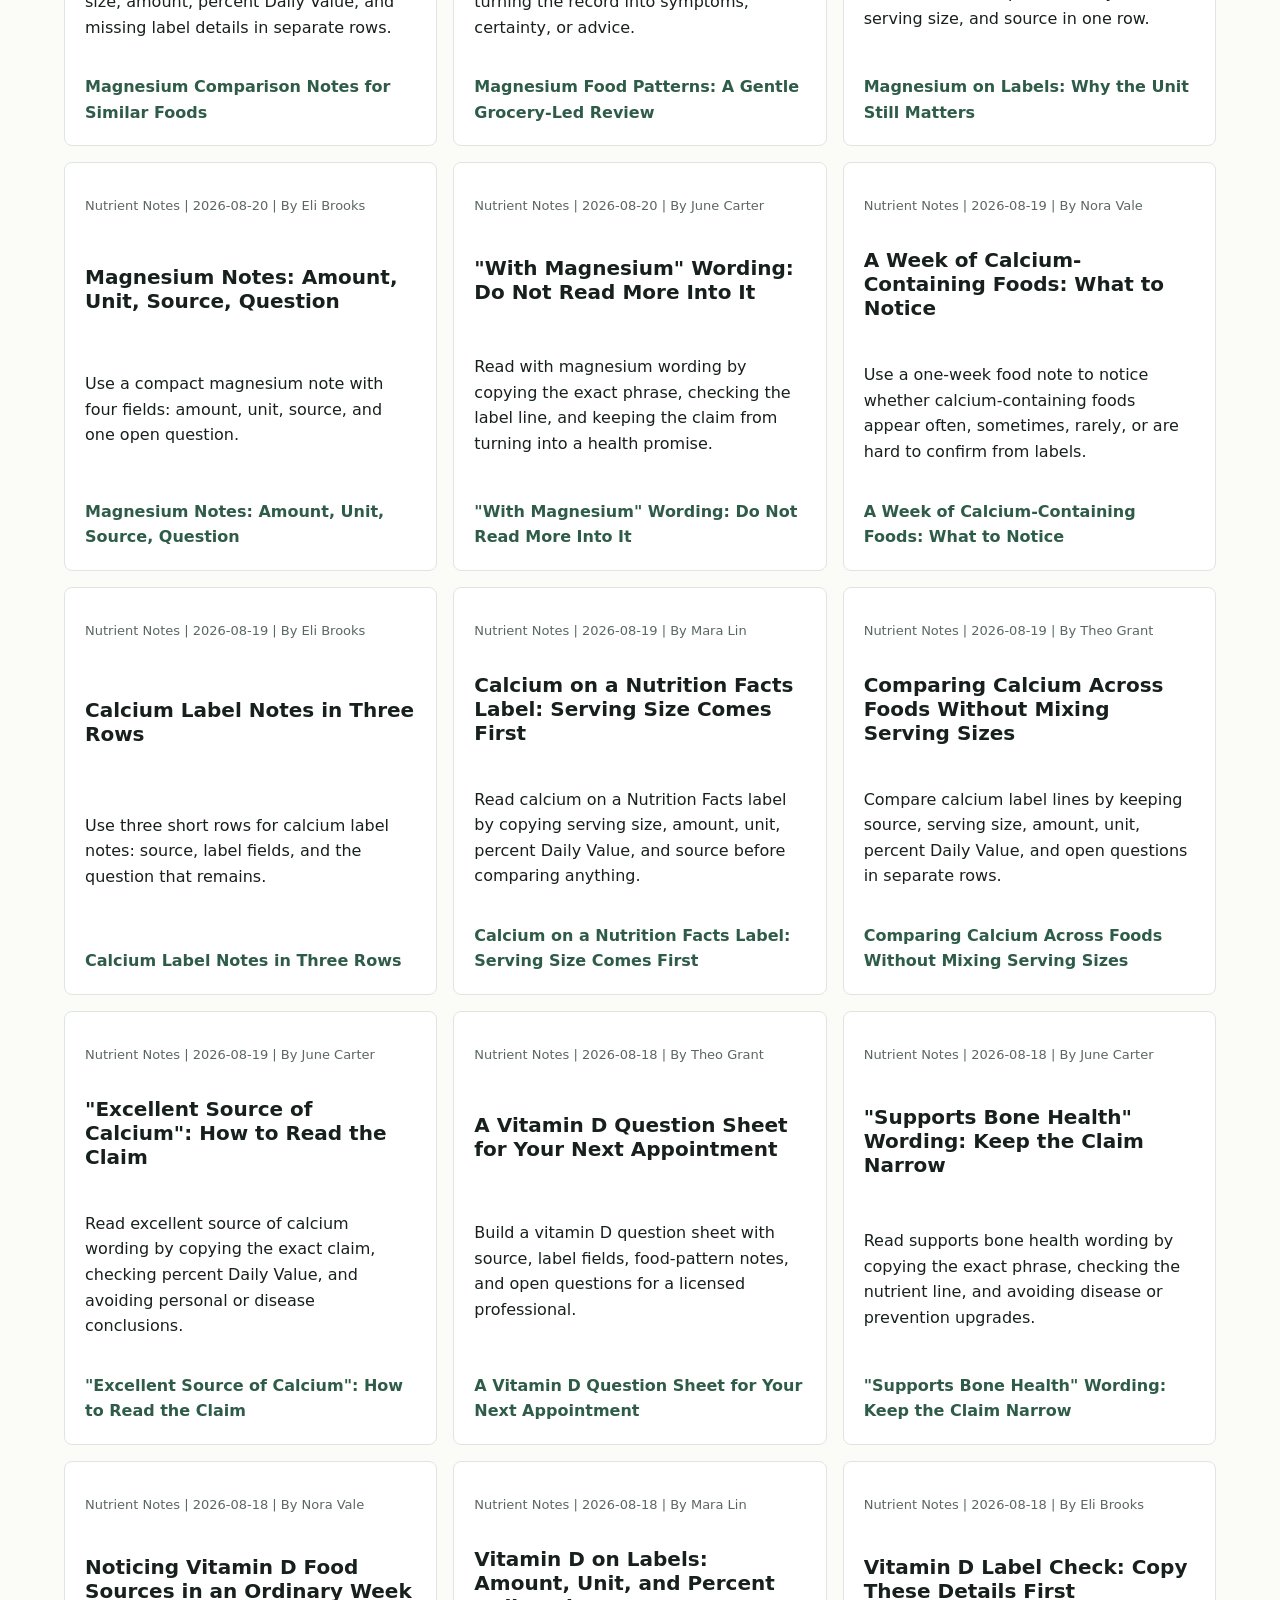
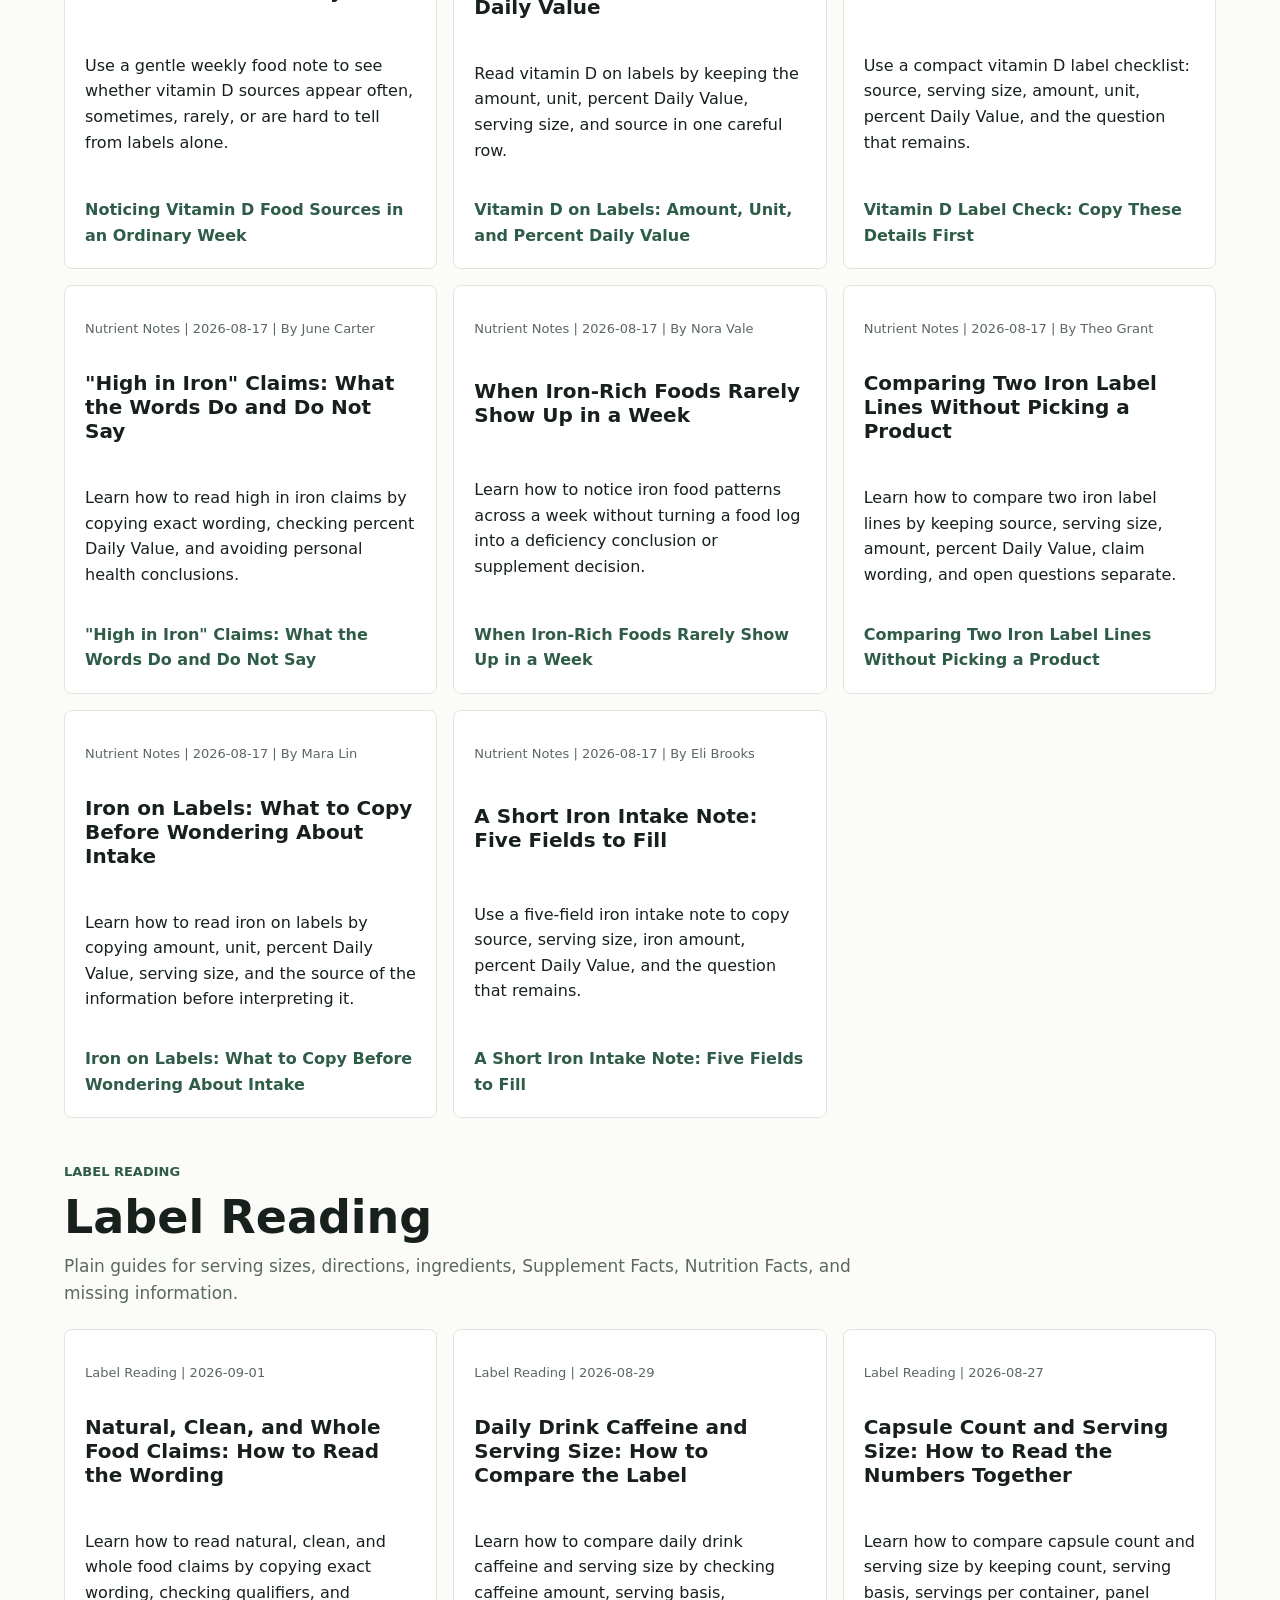
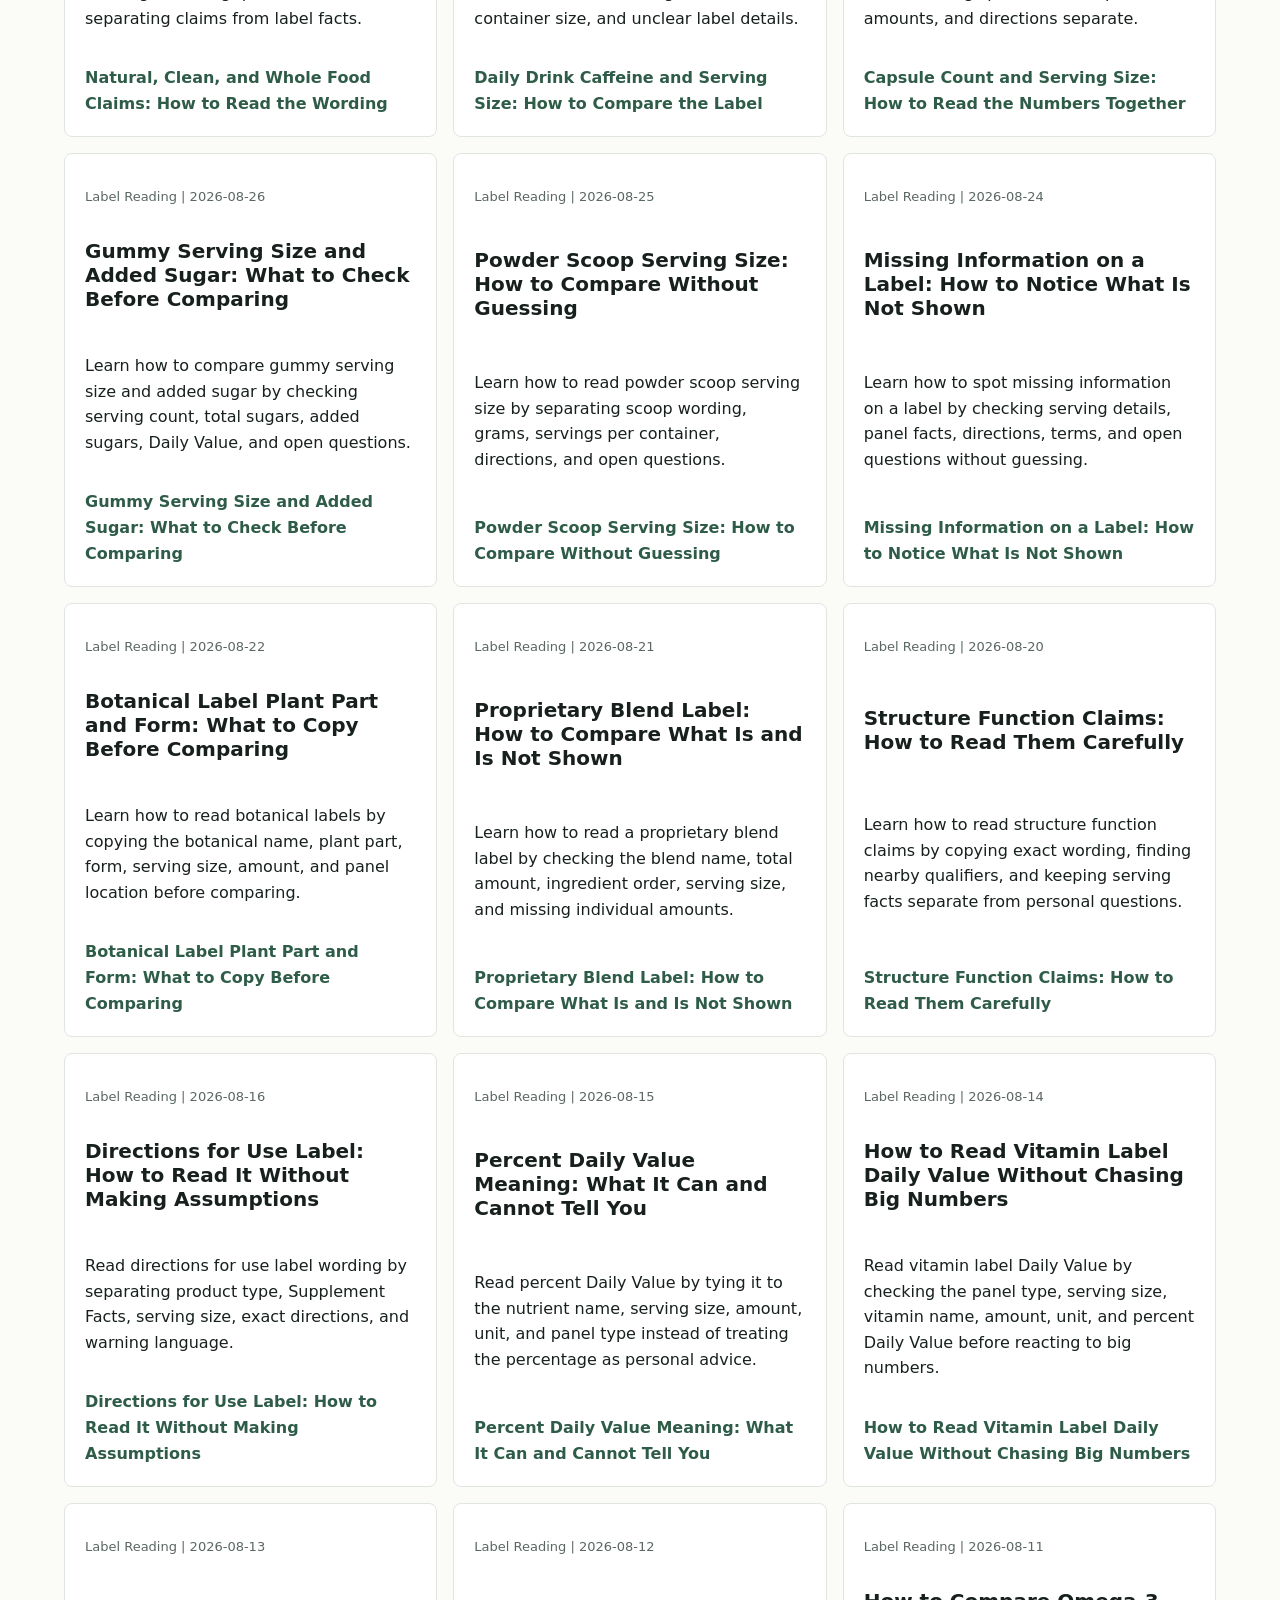
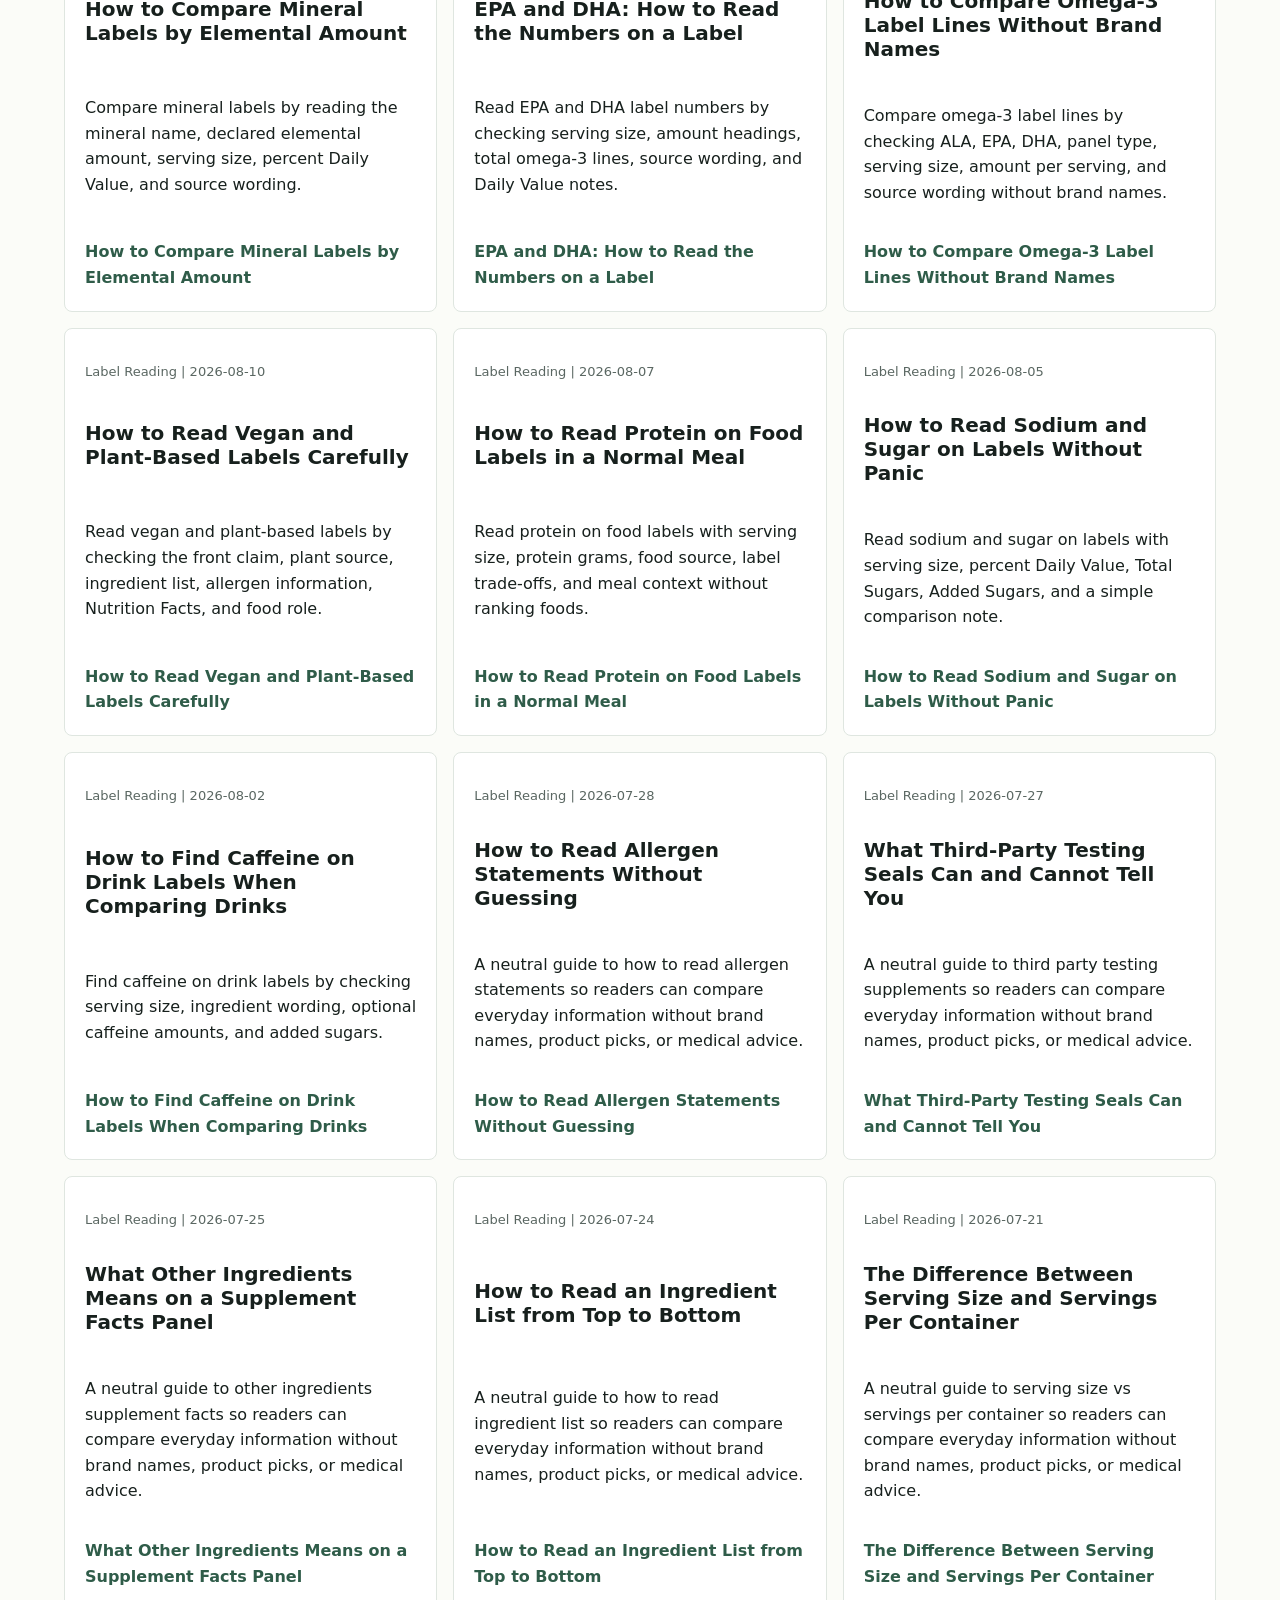
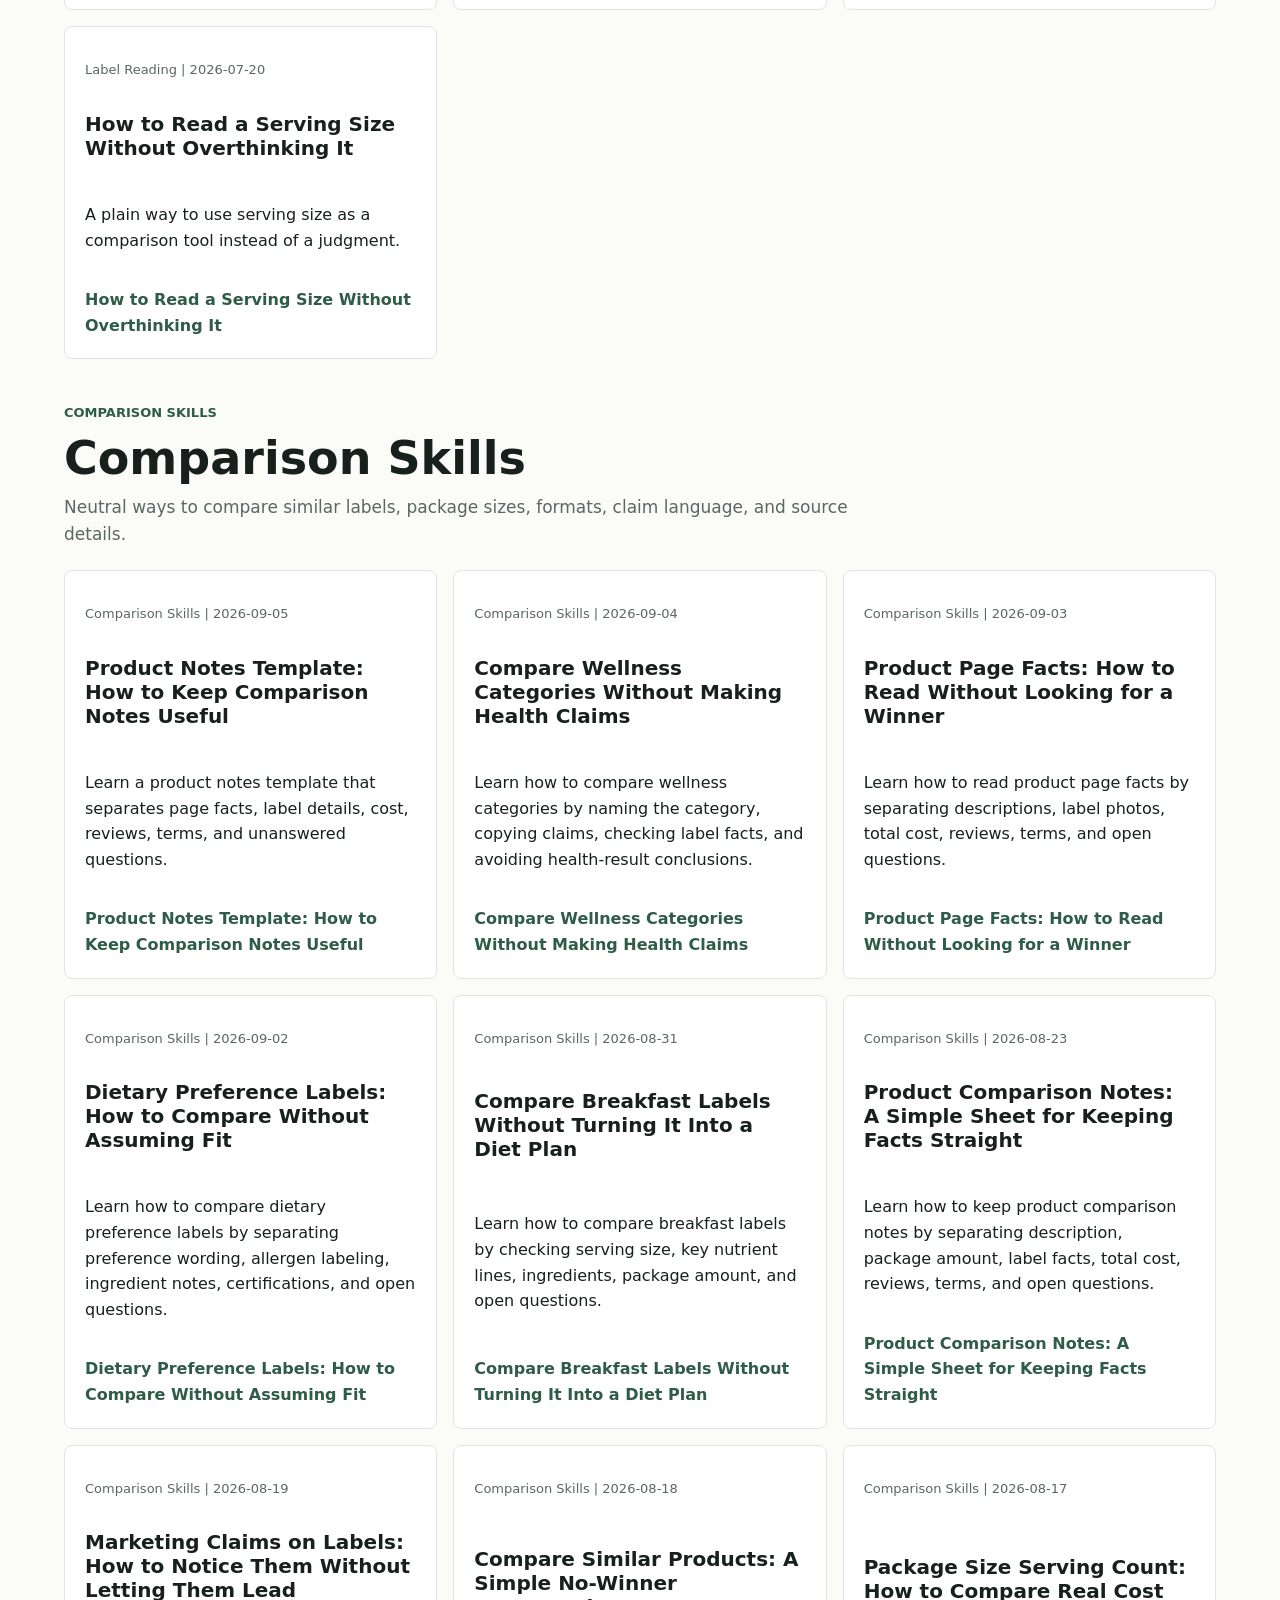
<file: topics.html>
<!doctype html>
<html lang="en">
  <head>
    <meta charset="utf-8">
    <meta name="viewport" content="width=device-width, initial-scale=1">
    <title>Topics | Daily Support Guide</title>
    <meta name="description" content="Browse Daily Support Guide articles by topic, including label reading, routine guides, comparison skills, and nutrient notes.">
    <link rel="canonical" href="https://dailysupportguide.com/topics.html">
    <link rel="stylesheet" href="assets/styles.css?v=topics-20260817">
  </head>
  <body>
    <header class="site-header">
      <a class="brand" href="index.html" aria-label="Daily Support Guide home">
        <span class="brand-mark">DSG</span>
        <span>Daily Support Guide</span>
      </a>
      <nav aria-label="Primary navigation">
        <a href="index.html#explorer">Explorer</a>
        <a href="topics.html">Topics</a>
        <a href="index.html#articles">Articles</a>
        <a href="how-to-use.html">How to Use</a>
        <a href="editorial-policy.html">Policy</a>
      </nav>
    </header>

    <main>
      <section class="page-hero">
        <p class="eyebrow">Topic index</p>
        <h1>Find the kind of guide you need.</h1>
        <p>Use this page to browse published guides by practical topic. It lists general education only, with no brand picks, affiliate links, product rankings, diagnosis, or treatment advice.</p>
      </section>

      <section class="notice-band" aria-label="Editorial boundary">
        <div>
          <strong>Reading boundary:</strong>
          compare label facts and open questions. Do not use this page to decide medical care, dosage, or whether you need a nutrient.
        </div>
      </section>

      <section class="section">
        <div id="topicIndex" class="topic-index" aria-live="polite"></div>
      </section>
    </main>

    <footer class="site-footer">
      <div class="footer-links">
        <a href="about.html">About</a>
        <a href="privacy.html">Privacy</a>
        <a href="contact.html">Contact</a>
        <a href="topics.html">Topics</a>
        <a href="how-to-use.html">How to Use</a>
        <a href="editorial-policy.html">Editorial Policy</a>
      </div>
      <p>&copy; <span id="year"></span> Daily Support Guide. General education only.</p>
    </footer>

    <script src="assets/authors.js?v=authors-20260816"></script>
    <script src="assets/content.js?v=topics-20260817"></script>
    <script src="assets/app-loader.js?v=topics-20260817"></script>
  </body>
</html>
</file>
<file: assets/styles.css>
:root {
  --ink: #17201d;
  --muted: #5a6762;
  --line: #dfe6e0;
  --paper: #fbfcf8;
  --panel: #ffffff;
  --sage: #4f7561;
  --sage-dark: #2f5c49;
  --clay: #b85f43;
  --sky: #d9e9ef;
  --gold: #f3d27a;
  --shadow: 0 18px 50px rgba(23, 32, 29, 0.1);
}

* {
  box-sizing: border-box;
}

html {
  scroll-behavior: smooth;
}

body {
  margin: 0;
  color: var(--ink);
  background: var(--paper);
  font-family: Inter, ui-sans-serif, system-ui, -apple-system, BlinkMacSystemFont, "Segoe UI", sans-serif;
  line-height: 1.6;
}

a {
  color: inherit;
}

.site-header {
  position: sticky;
  top: 0;
  z-index: 5;
  display: flex;
  align-items: center;
  justify-content: space-between;
  gap: 24px;
  padding: 14px clamp(16px, 4vw, 56px);
  border-bottom: 1px solid var(--line);
  background: rgba(251, 252, 248, 0.94);
  backdrop-filter: blur(12px);
}

.brand {
  display: inline-flex;
  align-items: center;
  gap: 10px;
  font-weight: 780;
  text-decoration: none;
}

.brand-mark {
  display: inline-grid;
  width: 38px;
  height: 38px;
  place-items: center;
  border-radius: 8px;
  color: #fff;
  background: var(--sage-dark);
  font-size: 13px;
  letter-spacing: 0;
}

nav {
  display: flex;
  gap: clamp(10px, 2vw, 24px);
  color: var(--muted);
  font-size: 14px;
}

nav a {
  text-decoration: none;
}

nav a:hover {
  color: var(--ink);
}

.hero {
  min-height: min(78vh, 760px);
  display: grid;
  align-items: end;
  padding: 78px clamp(18px, 5vw, 72px) 52px;
  background:
    linear-gradient(105deg, rgba(251, 252, 248, 0.96) 0%, rgba(251, 252, 248, 0.82) 44%, rgba(251, 252, 248, 0.38) 100%),
    url("data:image/svg+xml,%3Csvg xmlns='http://www.w3.org/2000/svg' width='1400' height='820' viewBox='0 0 1400 820'%3E%3Crect width='1400' height='820' fill='%23d9e9ef'/%3E%3Cg fill='none' stroke='%234f7561' stroke-width='2' opacity='.35'%3E%3Cpath d='M120 650h1160'/%3E%3Cpath d='M210 590h240v-190H210zM520 590h240v-280H520zM830 590h240v-230H830z'/%3E%3Cpath d='M250 455h160M250 505h120M560 370h160M560 430h120M870 425h160M870 475h110'/%3E%3C/g%3E%3Cg fill='%23b85f43' opacity='.72'%3E%3Crect x='245' y='330' width='165' height='34' rx='5'/%3E%3Crect x='555' y='235' width='170' height='36' rx='5'/%3E%3Crect x='865' y='305' width='170' height='36' rx='5'/%3E%3C/g%3E%3Cg fill='%23f3d27a' opacity='.78'%3E%3Ccircle cx='1150' cy='190' r='68'/%3E%3C/g%3E%3C/svg%3E") center / cover;
}

.hero-inner {
  width: min(740px, 100%);
}

.eyebrow {
  margin: 0 0 10px;
  color: var(--sage-dark);
  font-size: 13px;
  font-weight: 760;
  letter-spacing: 0;
  text-transform: uppercase;
}

h1,
h2,
h3,
p {
  overflow-wrap: anywhere;
}

h1 {
  max-width: 720px;
  margin: 0;
  font-size: clamp(44px, 8vw, 82px);
  line-height: 0.98;
  letter-spacing: 0;
}

h2 {
  margin: 0;
  font-size: clamp(28px, 4vw, 46px);
  line-height: 1.08;
  letter-spacing: 0;
}

h3 {
  margin: 0 0 8px;
  font-size: 20px;
  line-height: 1.2;
}

.hero-copy {
  max-width: 650px;
  margin: 22px 0 0;
  color: #35413c;
  font-size: 19px;
}

.hero-actions {
  display: flex;
  flex-wrap: wrap;
  gap: 12px;
  margin-top: 30px;
}

.button,
button {
  display: inline-flex;
  min-height: 44px;
  align-items: center;
  justify-content: center;
  border: 1px solid var(--sage-dark);
  border-radius: 8px;
  padding: 10px 16px;
  font: inherit;
  font-weight: 720;
  text-decoration: none;
  cursor: pointer;
}

.button.primary,
button.primary {
  color: #fff;
  background: var(--sage-dark);
}

.button.secondary,
button.secondary {
  color: var(--sage-dark);
  background: rgba(255, 255, 255, 0.7);
}

.notice-band {
  padding: 14px clamp(18px, 5vw, 72px);
  color: #23332d;
  background: var(--gold);
}

.section {
  padding: 70px clamp(18px, 5vw, 72px);
}

.section.muted {
  background: #edf4ef;
}

.section-heading {
  width: min(820px, 100%);
  margin-bottom: 28px;
}

.section-heading p:not(.eyebrow) {
  margin: 12px 0 0;
  color: var(--muted);
  font-size: 17px;
}

.section-heading .privacy-note {
  color: var(--ink);
  font-size: 15px;
  font-weight: 600;
}

.tool-panel {
  width: min(980px, 100%);
  border: 1px solid var(--line);
  border-radius: 8px;
  padding: clamp(18px, 3vw, 28px);
  background: var(--panel);
  box-shadow: var(--shadow);
}

.question {
  display: grid;
  gap: 12px;
}

.option-grid {
  display: grid;
  grid-template-columns: repeat(3, minmax(0, 1fr));
  gap: 12px;
  margin-top: 16px;
}

.option-button {
  min-height: 86px;
  align-items: flex-start;
  justify-content: flex-start;
  border-color: var(--line);
  color: var(--ink);
  background: #fff;
  text-align: left;
}

.option-button:hover,
.option-button.selected {
  border-color: var(--sage);
  background: #f0f6f2;
}

.tool-actions {
  display: flex;
  flex-wrap: wrap;
  gap: 10px;
  margin-top: 18px;
}

.result-grid,
.guide-grid,
.article-list,
.policy-grid,
.hub-grid {
  display: grid;
  grid-template-columns: repeat(3, minmax(0, 1fr));
  gap: 16px;
}

.result-card,
.guide-card,
.article-card,
.hub-card,
.policy-grid p {
  min-height: 170px;
  border: 1px solid var(--line);
  border-radius: 8px;
  padding: 20px;
  background: #fff;
}

.article-card {
  display: flex;
  flex-direction: column;
  justify-content: space-between;
  gap: 18px;
}

.article-card a {
  color: var(--sage-dark);
  font-weight: 760;
  text-decoration: none;
}

.guide-card a,
.hub-card a,
.page-view a {
  color: var(--sage-dark);
  font-weight: 760;
}

.page-hero {
  padding: 70px clamp(18px, 5vw, 72px) 42px;
}

.page-hero h1 {
  font-size: clamp(38px, 6vw, 68px);
}

.page-hero p:not(.eyebrow) {
  width: min(760px, 100%);
  color: #35413c;
  font-size: 18px;
}

.topic-index {
  display: grid;
  gap: 44px;
}

.topic-section {
  scroll-margin-top: 110px;
}

.topic-section h2 {
  margin-bottom: 10px;
}

.topic-description {
  width: min(820px, 100%);
  margin: 0 0 22px;
  color: var(--muted);
  font-size: 17px;
}

.compact-list .article-card {
  min-height: 250px;
}

.hub-card {
  min-height: 210px;
}

.plain-link-list {
  margin: 12px 0 0;
  padding-left: 18px;
}

.plain-link-list li + li {
  margin-top: 8px;
}

.article-sections {
  display: grid;
  gap: 36px;
}

.article-group {
  display: grid;
  gap: 16px;
}

.article-group-heading {
  display: flex;
  align-items: end;
  justify-content: space-between;
  gap: 18px;
}

.article-group-heading h3 {
  font-size: 24px;
}

.article-group-heading p {
  margin: 4px 0 0;
  color: var(--muted);
}

.text-link {
  flex: 0 0 auto;
  color: var(--sage-dark);
  font-weight: 760;
  text-decoration: none;
}

.meta {
  color: var(--muted);
  font-size: 13px;
}

.byline {
  margin: 14px 0 24px;
  color: var(--sage-dark);
  font-size: 15px;
  font-weight: 720;
}

.article-shell {
  padding: 56px clamp(18px, 5vw, 72px);
}

.article-view {
  width: min(820px, 100%);
  margin: 0 auto;
  border: 1px solid var(--line);
  border-radius: 8px;
  padding: clamp(24px, 5vw, 54px);
  background: #fff;
  box-shadow: var(--shadow);
}

.article-view h1 {
  font-size: clamp(34px, 5vw, 56px);
}

.article-view h2 {
  margin-top: 34px;
  font-size: 25px;
}

.article-view p,
.article-view li {
  color: #303b36;
  font-size: 18px;
}

.site-footer {
  padding: 28px clamp(18px, 5vw, 72px);
  border-top: 1px solid var(--line);
  color: var(--muted);
}

.page-shell {
  padding: 56px clamp(18px, 5vw, 72px);
}

.page-view {
  width: min(820px, 100%);
  margin: 0 auto;
  border: 1px solid var(--line);
  border-radius: 8px;
  padding: clamp(24px, 5vw, 54px);
  background: #fff;
  box-shadow: var(--shadow);
}

.page-view h1 {
  font-size: clamp(34px, 5vw, 56px);
}

.page-view h2 {
  margin-top: 34px;
  font-size: 25px;
}

.page-view p,
.page-view li {
  color: #303b36;
  font-size: 18px;
}

.footer-links {
  display: flex;
  flex-wrap: wrap;
  gap: 14px;
  margin-bottom: 10px;
}

.footer-links a {
  color: var(--sage-dark);
  font-weight: 700;
  text-decoration: none;
}

@media (max-width: 760px) {
  .site-header {
    align-items: flex-start;
    flex-direction: column;
    gap: 12px;
  }

  nav {
    width: 100%;
    overflow-x: auto;
    padding-bottom: 2px;
  }

  .hero {
    min-height: 680px;
  }

  .option-grid,
  .result-grid,
  .guide-grid,
  .article-list,
  .policy-grid,
  .hub-grid {
    grid-template-columns: 1fr;
  }

  .article-group-heading {
    align-items: flex-start;
    flex-direction: column;
  }
}
:root {
  --ink: #17201d;
  --muted: #5a6762;
  --line: #dfe6e0;
  --paper: #fbfcf8;
  --panel: #ffffff;
  --sage: #4f7561;
  --sage-dark: #2f5c49;
  --clay: #b85f43;
  --sky: #d9e9ef;
  --gold: #f3d27a;
  --shadow: 0 18px 50px rgba(23, 32, 29, 0.1);
}

* {
  box-sizing: border-box;
}

html {
  scroll-behavior: smooth;
}

body {
  margin: 0;
  color: var(--ink);
  background: var(--paper);
  font-family: Inter, ui-sans-serif, system-ui, -apple-system, BlinkMacSystemFont, "Segoe UI", sans-serif;
  line-height: 1.6;
}

a {
  color: inherit;
}

.site-header {
  position: sticky;
  top: 0;
  z-index: 5;
  display: flex;
  align-items: center;
  justify-content: space-between;
  gap: 24px;
  padding: 14px clamp(16px, 4vw, 56px);
  border-bottom: 1px solid var(--line);
  background: rgba(251, 252, 248, 0.94);
  backdrop-filter: blur(12px);
}

.brand {
  display: inline-flex;
  align-items: center;
  gap: 10px;
  font-weight: 780;
  text-decoration: none;
}

.brand-mark {
  display: inline-grid;
  width: 38px;
  height: 38px;
  place-items: center;
  border-radius: 8px;
  color: #fff;
  background: var(--sage-dark);
  font-size: 13px;
  letter-spacing: 0;
}

nav {
  display: flex;
  gap: clamp(10px, 2vw, 24px);
  color: var(--muted);
  font-size: 14px;
}

nav a {
  text-decoration: none;
}

nav a:hover {
  color: var(--ink);
}

.hero {
  min-height: min(78vh, 760px);
  display: grid;
  align-items: end;
  padding: 78px clamp(18px, 5vw, 72px) 52px;
  background:
    linear-gradient(105deg, rgba(251, 252, 248, 0.96) 0%, rgba(251, 252, 248, 0.82) 44%, rgba(251, 252, 248, 0.38) 100%),
    url("data:image/svg+xml,%3Csvg xmlns='http://www.w3.org/2000/svg' width='1400' height='820' viewBox='0 0 1400 820'%3E%3Crect width='1400' height='820' fill='%23d9e9ef'/%3E%3Cg fill='none' stroke='%234f7561' stroke-width='2' opacity='.35'%3E%3Cpath d='M120 650h1160'/%3E%3Cpath d='M210 590h240v-190H210zM520 590h240v-280H520zM830 590h240v-230H830z'/%3E%3Cpath d='M250 455h160M250 505h120M560 370h160M560 430h120M870 425h160M870 475h110'/%3E%3C/g%3E%3Cg fill='%23b85f43' opacity='.72'%3E%3Crect x='245' y='330' width='165' height='34' rx='5'/%3E%3Crect x='555' y='235' width='170' height='36' rx='5'/%3E%3Crect x='865' y='305' width='170' height='36' rx='5'/%3E%3C/g%3E%3Cg fill='%23f3d27a' opacity='.78'%3E%3Ccircle cx='1150' cy='190' r='68'/%3E%3C/g%3E%3C/svg%3E") center / cover;
}

.hero-inner {
  width: min(740px, 100%);
}

.eyebrow {
  margin: 0 0 10px;
  color: var(--sage-dark);
  font-size: 13px;
  font-weight: 760;
  letter-spacing: 0;
  text-transform: uppercase;
}

h1,
h2,
h3,
p {
  overflow-wrap: anywhere;
}

h1 {
  max-width: 720px;
  margin: 0;
  font-size: clamp(44px, 8vw, 82px);
  line-height: 0.98;
  letter-spacing: 0;
}

h2 {
  margin: 0;
  font-size: clamp(28px, 4vw, 46px);
  line-height: 1.08;
  letter-spacing: 0;
}

h3 {
  margin: 0 0 8px;
  font-size: 20px;
  line-height: 1.2;
}

.hero-copy {
  max-width: 650px;
  margin: 22px 0 0;
  color: #35413c;
  font-size: 19px;
}

.hero-actions {
  display: flex;
  flex-wrap: wrap;
  gap: 12px;
  margin-top: 30px;
}

.button,
button {
  display: inline-flex;
  min-height: 44px;
  align-items: center;
  justify-content: center;
  border: 1px solid var(--sage-dark);
  border-radius: 8px;
  padding: 10px 16px;
  font: inherit;
  font-weight: 720;
  text-decoration: none;
  cursor: pointer;
}

.button.primary,
button.primary {
  color: #fff;
  background: var(--sage-dark);
}

.button.secondary,
button.secondary {
  color: var(--sage-dark);
  background: rgba(255, 255, 255, 0.7);
}

.notice-band {
  padding: 14px clamp(18px, 5vw, 72px);
  color: #23332d;
  background: var(--gold);
}

.section {
  padding: 70px clamp(18px, 5vw, 72px);
}

.section.muted {
  background: #edf4ef;
}

.section-heading {
  width: min(820px, 100%);
  margin-bottom: 28px;
}

.section-heading p:not(.eyebrow) {
  margin: 12px 0 0;
  color: var(--muted);
  font-size: 17px;
}

.tool-panel {
  width: min(980px, 100%);
  border: 1px solid var(--line);
  border-radius: 8px;
  padding: clamp(18px, 3vw, 28px);
  background: var(--panel);
  box-shadow: var(--shadow);
}

.question {
  display: grid;
  gap: 12px;
}

.option-grid {
  display: grid;
  grid-template-columns: repeat(3, minmax(0, 1fr));
  gap: 12px;
  margin-top: 16px;
}

.option-button {
  min-height: 86px;
  align-items: flex-start;
  justify-content: flex-start;
  border-color: var(--line);
  color: var(--ink);
  background: #fff;
  text-align: left;
}

.option-button:hover,
.option-button.selected {
  border-color: var(--sage);
  background: #f0f6f2;
}

.tool-actions {
  display: flex;
  flex-wrap: wrap;
  gap: 10px;
  margin-top: 18px;
}

.result-grid,
.guide-grid,
.article-list,
.policy-grid {
  display: grid;
  grid-template-columns: repeat(3, minmax(0, 1fr));
  gap: 16px;
}

.result-card,
.guide-card,
.article-card,
.policy-grid p {
  min-height: 170px;
  border: 1px solid var(--line);
  border-radius: 8px;
  padding: 20px;
  background: #fff;
}

.article-card {
  display: flex;
  flex-direction: column;
  justify-content: space-between;
  gap: 18px;
}

.article-card a {
  color: var(--sage-dark);
  font-weight: 760;
  text-decoration: none;
}

.meta {
  color: var(--muted);
  font-size: 13px;
}

.article-shell {
  padding: 56px clamp(18px, 5vw, 72px);
}

.article-view {
  width: min(820px, 100%);
  margin: 0 auto;
  border: 1px solid var(--line);
  border-radius: 8px;
  padding: clamp(24px, 5vw, 54px);
  background: #fff;
  box-shadow: var(--shadow);
}

.article-view h1 {
  font-size: clamp(34px, 5vw, 56px);
}

.article-view h2 {
  margin-top: 34px;
  font-size: 25px;
}

.article-view p,
.article-view li {
  color: #303b36;
  font-size: 18px;
}

.site-footer {
  padding: 28px clamp(18px, 5vw, 72px);
  border-top: 1px solid var(--line);
  color: var(--muted);
}

@media (max-width: 760px) {
  .site-header {
    align-items: flex-start;
    flex-direction: column;
    gap: 12px;
  }

  nav {
    width: 100%;
    overflow-x: auto;
    padding-bottom: 2px;
  }

  .hero {
    min-height: 680px;
  }

  .option-grid,
  .result-grid,
  .guide-grid,
  .article-list,
  .policy-grid {
    grid-template-columns: 1fr;
  }
}
</file>
